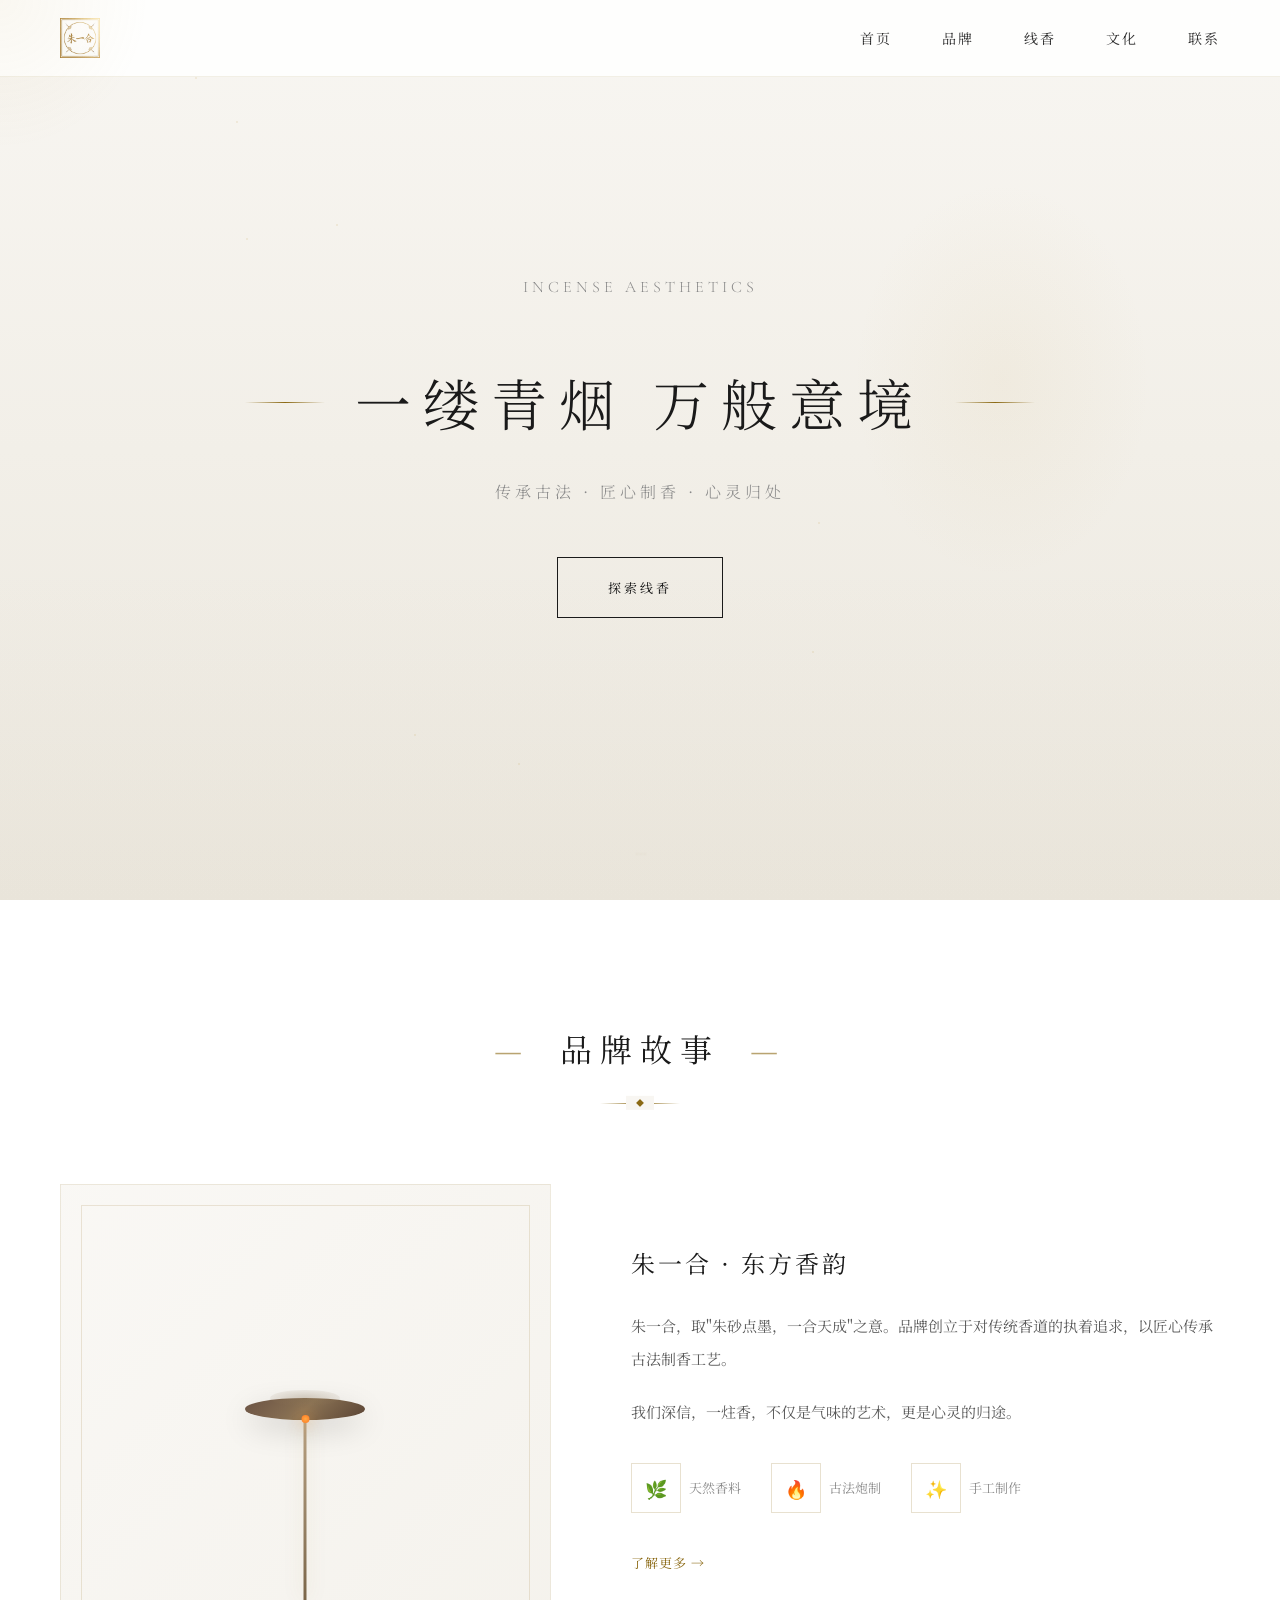
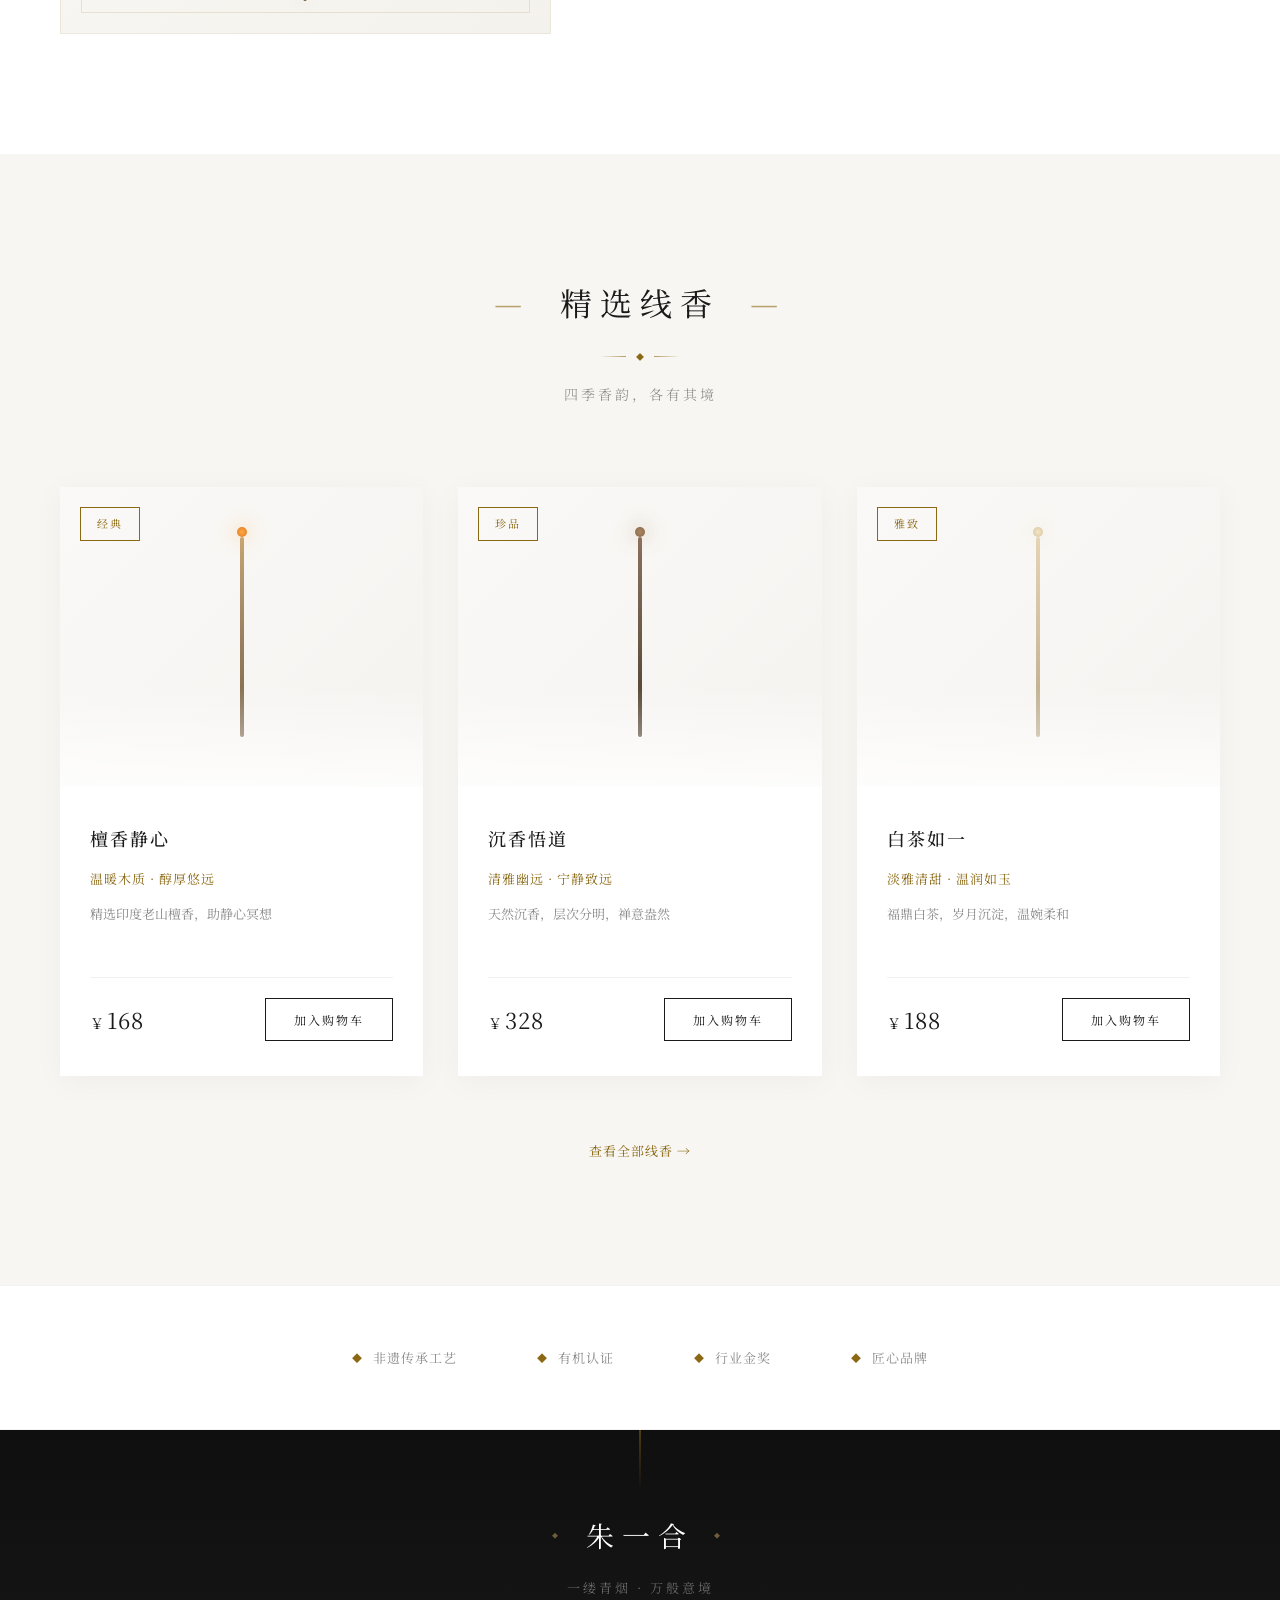
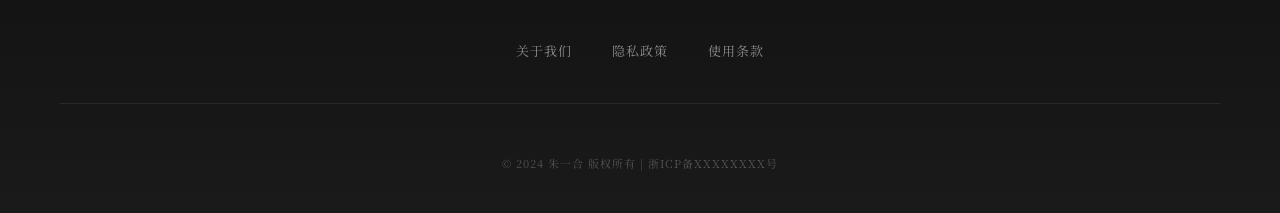
<file: index.html>
<!DOCTYPE html>
<html lang="zh-CN">
<head>
    <meta charset="UTF-8">
    <meta name="viewport" content="width=device-width, initial-scale=1.0">
    <title>朱一合 | 东方线香美学</title>
    <meta name="description" content="朱一合，东方线香美学。传承古法制香工艺，将自然馈赠化作缕缕清香。">
    <link rel="stylesheet" href="style.css">
    <link href="https://fonts.googleapis.com/css2?family=Noto+Serif+SC:wght@300;400;500;600&family=Cormorant+Garamond:wght@300;400;500&display=swap" rel="stylesheet">
</head>
<body>
    <!-- 加载动画 -->
    <div class="loading-overlay">
        <span class="loading-text">朱一合</span>
    </div>

    <!-- 导航栏 -->
    <nav class="navbar">
        <a href="index.html" class="logo">
            <img src="logo.png" alt="朱一合" class="logo-img">
        </a>
        <ul class="nav-links">
            <li><a href="index.html" class="active">首页</a></li>
            <li><a href="about.html">品牌</a></li>
            <li><a href="products.html">线香</a></li>
            <li><a href="culture.html">文化</a></li>
            <li><a href="contact.html">联系</a></li>
        </ul>
        <div class="hamburger">
            <span></span>
            <span></span>
            <span></span>
        </div>
    </nav>

    <!-- 首页英雄区 -->
    <section class="hero">
        <div class="hero-content">
            <p class="hero-subtitle fade-in">INCENSE AESTHETICS</p>
            <h1 class="fade-in delay-1">一缕青烟 万般意境</h1>
            <p class="fade-in delay-2">传承古法 · 匠心制香 · 心灵归处</p>
            <a href="products.html" class="cta-button fade-in delay-3">探索线香</a>
        </div>
        <div class="smoke-container">
            <div class="smoke"></div>
            <div class="smoke"></div>
            <div class="smoke"></div>
        </div>
    </section>

    <!-- 品牌简介 -->
    <section class="about-preview">
        <div class="container">
            <div class="section-header">
                <h2 class="title">品牌故事</h2>
                <div class="divider"></div>
            </div>
            <div class="about-preview-content">
                <div class="about-preview-image">
                    <div class="image-placeholder">
                        <div class="incense-holder"></div>
                        <div class="incense-stick"></div>
                    </div>
                </div>
                <div class="about-preview-text">
                    <h3>朱一合 · 东方香韵</h3>
                    <p>朱一合，取"朱砂点墨，一合天成"之意。品牌创立于对传统香道的执着追求，以匠心传承古法制香工艺。</p>
                    <p>我们深信，一炷香，不仅是气味的艺术，更是心灵的归途。</p>
                    <div class="preview-features">
                        <div class="preview-feature">
                            <span class="feature-icon">🌿</span>
                            <span>天然香料</span>
                        </div>
                        <div class="preview-feature">
                            <span class="feature-icon">🔥</span>
                            <span>古法炮制</span>
                        </div>
                        <div class="preview-feature">
                            <span class="feature-icon">✨</span>
                            <span>手工制作</span>
                        </div>
                    </div>
                    <a href="about.html" class="link-more">了解更多 →</a>
                </div>
            </div>
        </div>
    </section>

    <!-- 精选产品 -->
    <section class="featured-products">
        <div class="container">
            <div class="section-header">
                <h2 class="title">精选线香</h2>
                <div class="divider"></div>
                <p class="subtitle">四季香韵，各有其境</p>
            </div>
            <div class="featured-grid">
                <div class="product-card">
                    <div class="product-image">
                        <span class="tag">经典</span>
                        <div class="incense-visual sandalwood"></div>
                    </div>
                    <div class="product-info">
                        <h3>檀香静心</h3>
                        <p class="scent">温暖木质 · 醇厚悠远</p>
                        <p class="description">精选印度老山檀香，助静心冥想</p>
                        <div class="product-footer">
                            <span class="price">168</span>
                            <button class="add-to-cart">加入购物车</button>
                        </div>
                    </div>
                </div>

                <div class="product-card">
                    <div class="product-image">
                        <span class="tag">珍品</span>
                        <div class="incense-visual aloeswood"></div>
                    </div>
                    <div class="product-info">
                        <h3>沉香悟道</h3>
                        <p class="scent">清雅幽远 · 宁静致远</p>
                        <p class="description">天然沉香，层次分明，禅意盎然</p>
                        <div class="product-footer">
                            <span class="price">328</span>
                            <button class="add-to-cart">加入购物车</button>
                        </div>
                    </div>
                </div>

                <div class="product-card">
                    <div class="product-image">
                        <span class="tag">雅致</span>
                        <div class="incense-visual white-tea"></div>
                    </div>
                    <div class="product-info">
                        <h3>白茶如一</h3>
                        <p class="scent">淡雅清甜 · 温润如玉</p>
                        <p class="description">福鼎白茶，岁月沉淀，温婉柔和</p>
                        <div class="product-footer">
                            <span class="price">188</span>
                            <button class="add-to-cart">加入购物车</button>
                        </div>
                    </div>
                </div>
            </div>
            <div class="view-all">
                <a href="products.html" class="link-more">查看全部线香 →</a>
            </div>
        </div>
    </section>

    <!-- 品牌荣誉 -->
    <section class="honors-preview">
        <div class="container">
            <div class="honors-grid-mini">
                <div class="honor-mini">
                    <span class="honor-icon-mini">◆</span>
                    <span>非遗传承工艺</span>
                </div>
                <div class="honor-mini">
                    <span class="honor-icon-mini">◆</span>
                    <span>有机认证</span>
                </div>
                <div class="honor-mini">
                    <span class="honor-icon-mini">◆</span>
                    <span>行业金奖</span>
                </div>
                <div class="honor-mini">
                    <span class="honor-icon-mini">◆</span>
                    <span>匠心品牌</span>
                </div>
            </div>
        </div>
    </section>

    <!-- 页脚 -->
    <footer class="footer">
        <div class="container">
            <div class="footer-content">
                <div class="footer-logo">朱一合</div>
                <p class="footer-slogan">一缕青烟 · 万般意境</p>
                <div class="footer-links">
                    <a href="about.html">关于我们</a>
                    <a href="#">隐私政策</a>
                    <a href="#">使用条款</a>
                </div>
                <p class="copyright">© 2024 朱一合 版权所有 | 浙ICP备XXXXXXXX号</p>
            </div>
        </div>
    </footer>

    <script src="script.js"></script>
</body>
</html>
</file>
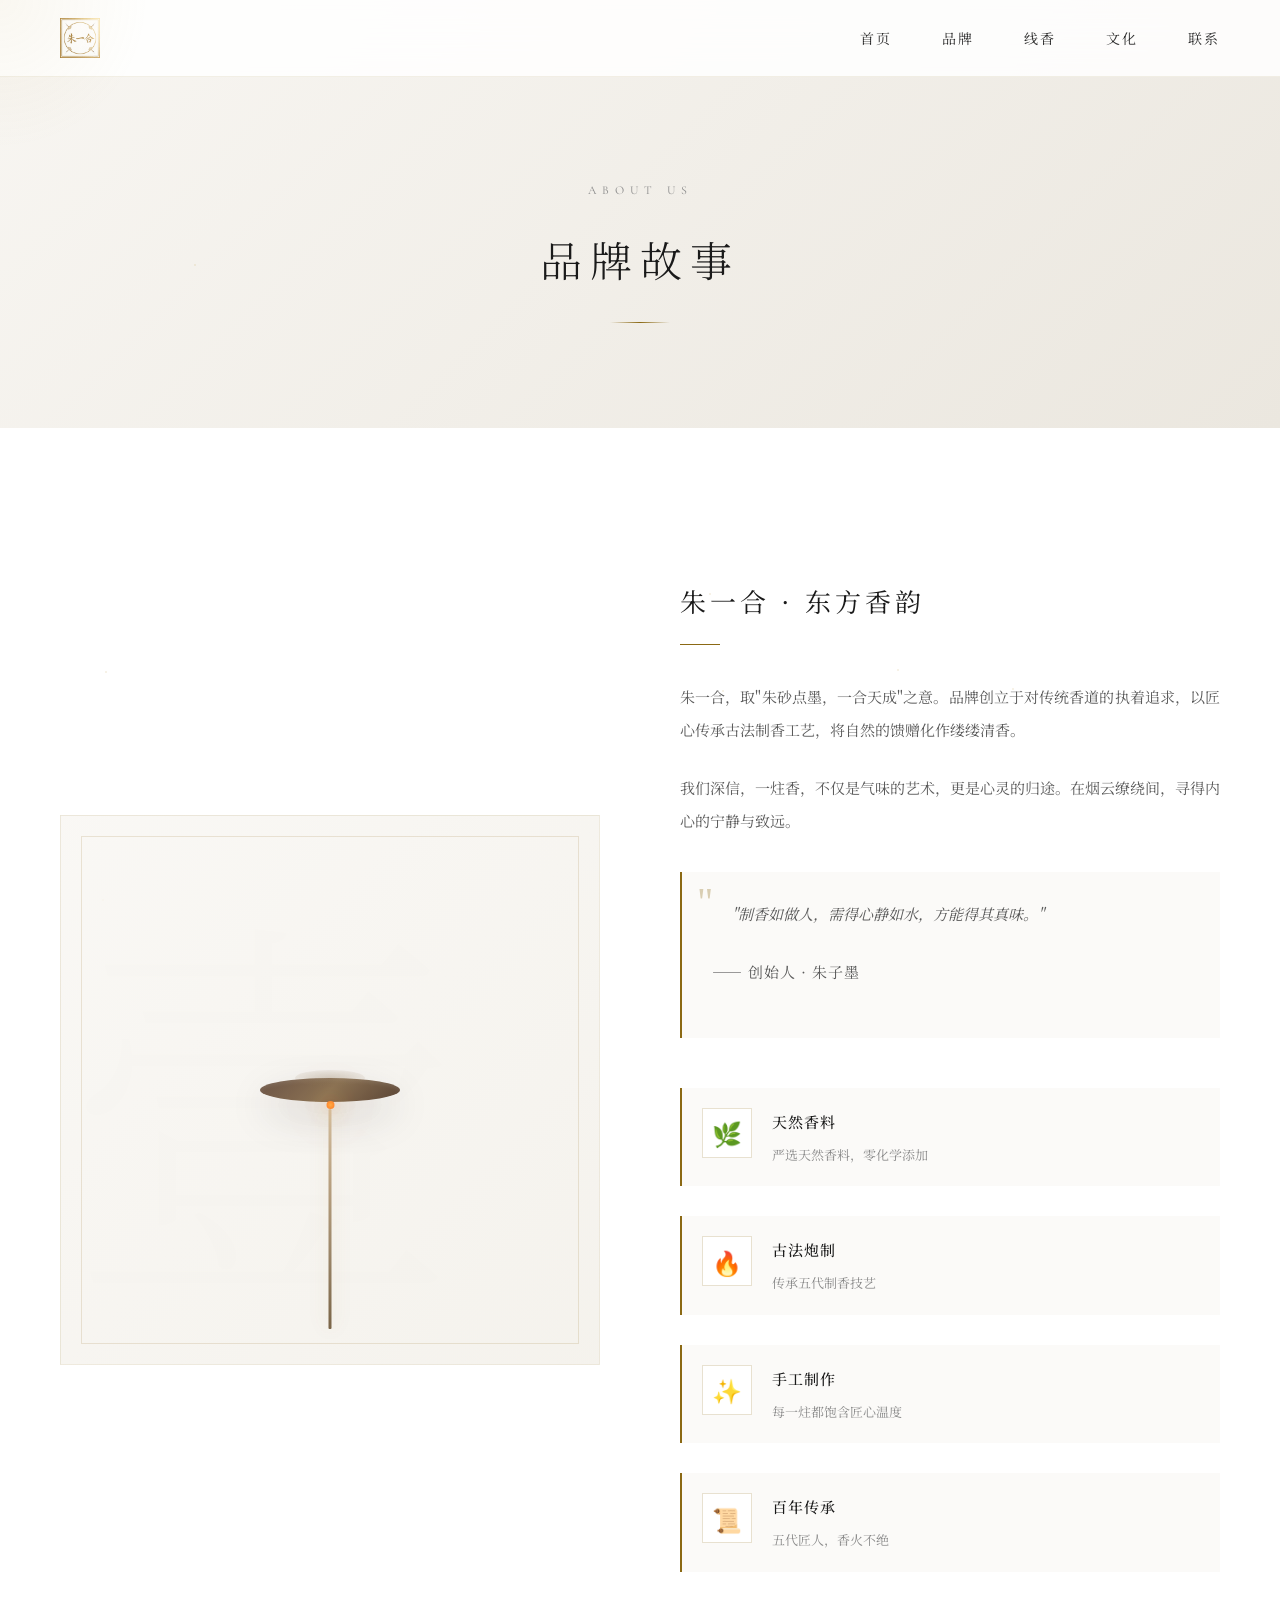
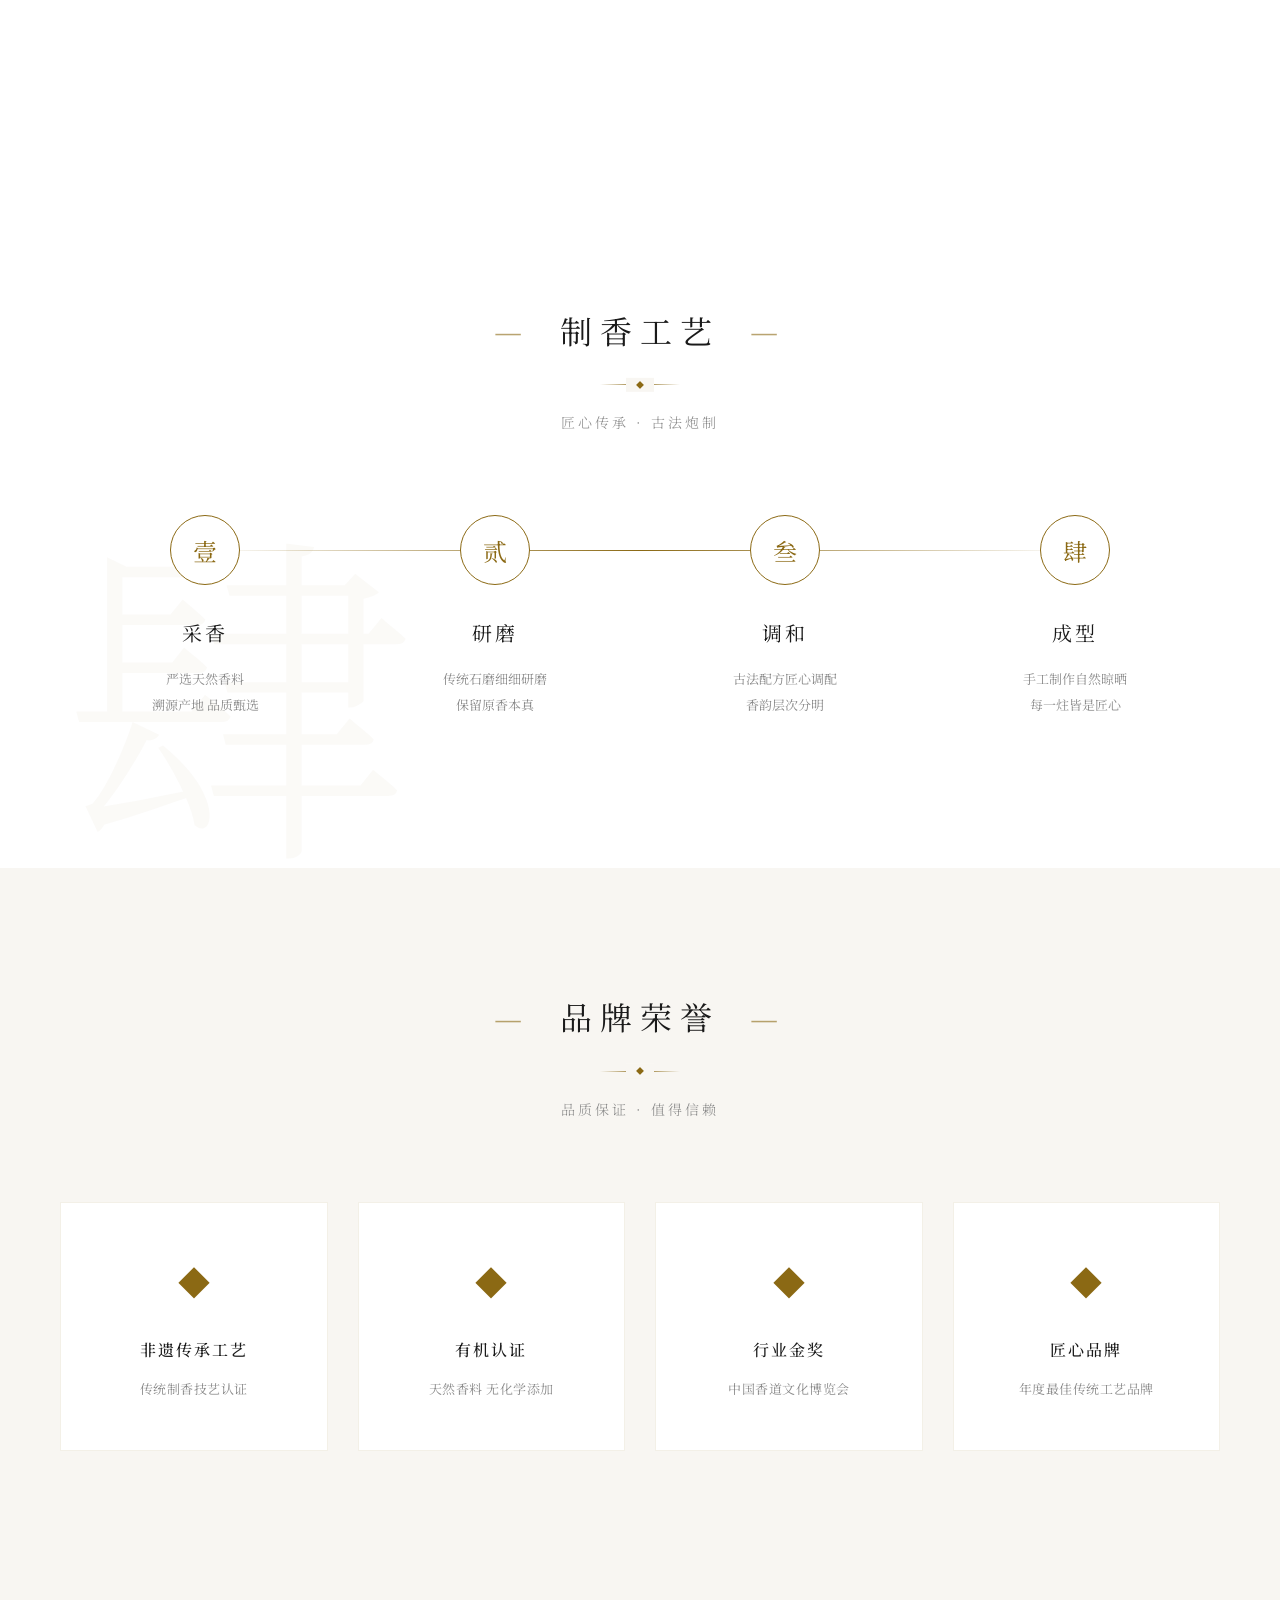
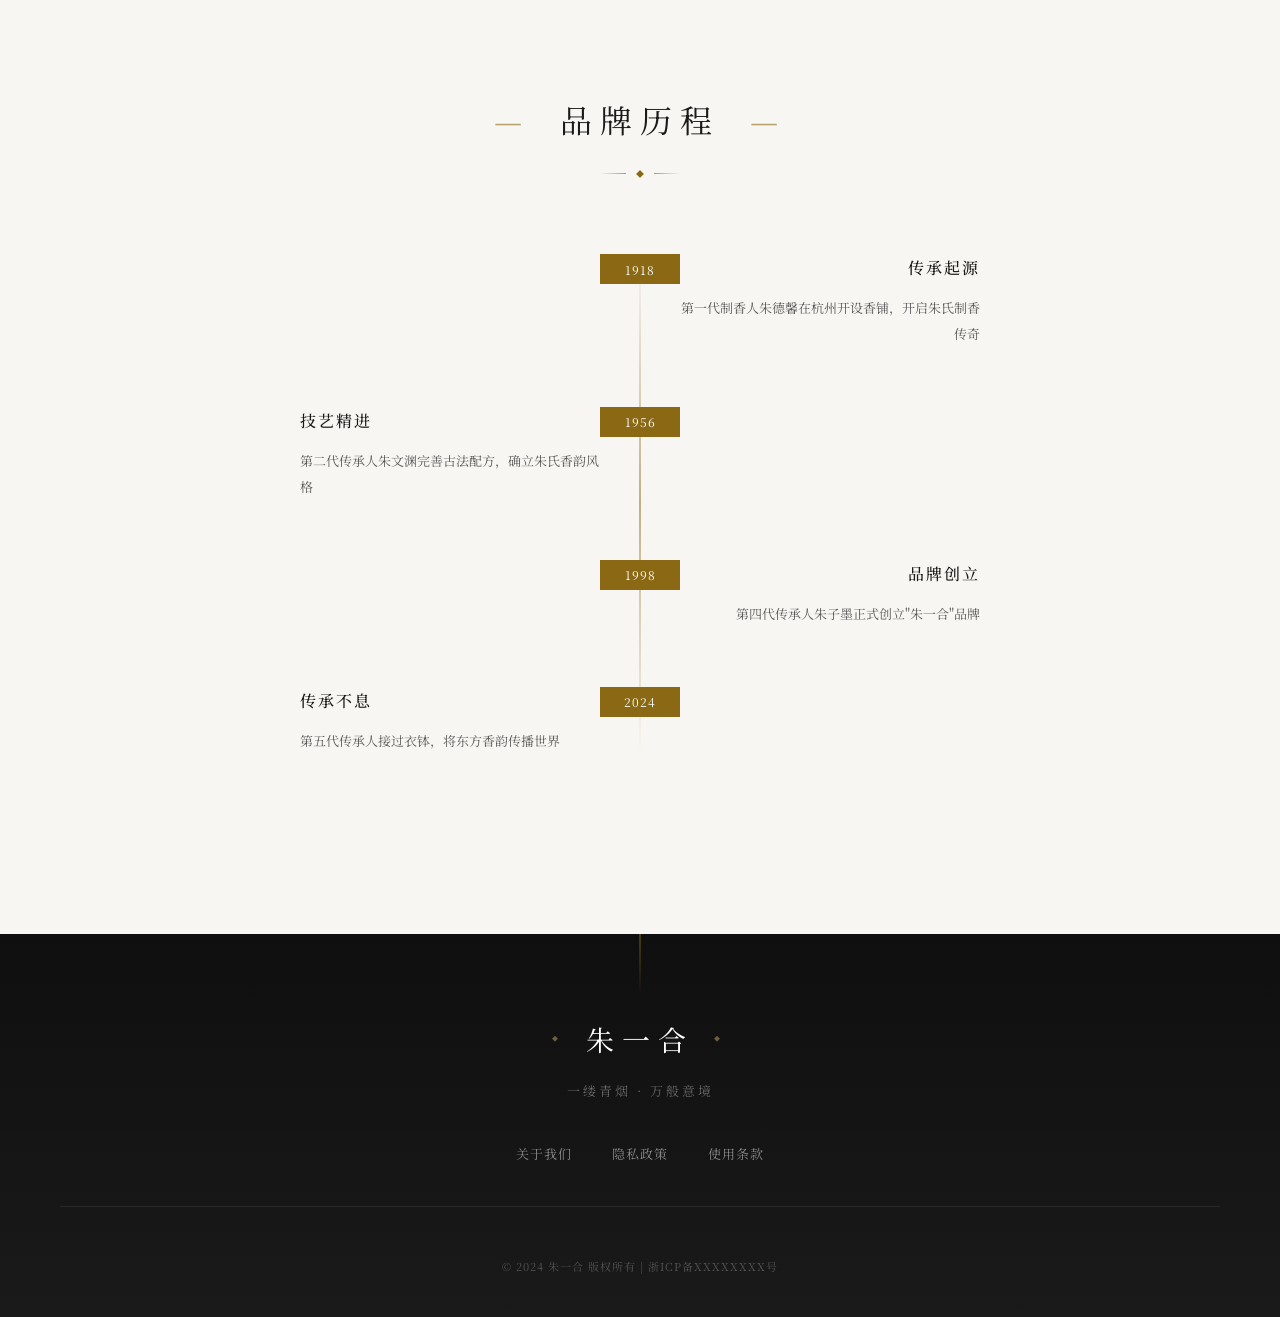
<file: about.html>
<!DOCTYPE html>
<html lang="zh-CN">
<head>
    <meta charset="UTF-8">
    <meta name="viewport" content="width=device-width, initial-scale=1.0">
    <title>品牌故事 | 朱一合</title>
    <meta name="description" content="朱一合品牌故事，传承五代制香技艺，匠心打造东方线香美学。">
    <link rel="stylesheet" href="style.css">
    <link href="https://fonts.googleapis.com/css2?family=Noto+Serif+SC:wght@300;400;500;600&family=Cormorant+Garamond:wght@300;400;500&display=swap" rel="stylesheet">
</head>
<body>
    <!-- 加载动画 -->
    <div class="loading-overlay">
        <span class="loading-text">朱一合</span>
    </div>

    <!-- 导航栏 -->
    <nav class="navbar">
        <a href="index.html" class="logo">
            <img src="logo.png" alt="朱一合" class="logo-img">
        </a>
        <ul class="nav-links">
            <li><a href="index.html">首页</a></li>
            <li><a href="about.html" class="active">品牌</a></li>
            <li><a href="products.html">线香</a></li>
            <li><a href="culture.html">文化</a></li>
            <li><a href="contact.html">联系</a></li>
        </ul>
        <div class="hamburger">
            <span></span>
            <span></span>
            <span></span>
        </div>
    </nav>

    <!-- 页面头部 -->
    <section class="page-header">
        <div class="container">
            <p class="page-subtitle">ABOUT US</p>
            <h1 class="page-title">品牌故事</h1>
            <div class="page-divider"></div>
        </div>
    </section>

    <!-- 品牌故事 -->
    <section class="about-section">
        <div class="container">
            <div class="about-content">
                <div class="about-image">
                    <div class="image-placeholder">
                        <div class="incense-holder"></div>
                        <div class="incense-stick"></div>
                    </div>
                </div>
                <div class="about-text">
                    <h3>朱一合 · 东方香韵</h3>
                    <p>朱一合，取"朱砂点墨，一合天成"之意。品牌创立于对传统香道的执着追求，以匠心传承古法制香工艺，将自然的馈赠化作缕缕清香。</p>
                    <p>我们深信，一炷香，不仅是气味的艺术，更是心灵的归途。在烟云缭绕间，寻得内心的宁静与致远。</p>

                    <!-- 创始人寄语 -->
                    <div class="founder-quote">
                        <p class="quote-text">"制香如做人，需得心静如水，方能得其真味。"</p>
                        <p class="quote-author">—— 创始人 · 朱子墨</p>
                    </div>

                    <div class="features">
                        <div class="feature">
                            <span class="feature-icon">🌿</span>
                            <div>
                                <h4>天然香料</h4>
                                <p>严选天然香料，零化学添加</p>
                            </div>
                        </div>
                        <div class="feature">
                            <span class="feature-icon">🔥</span>
                            <div>
                                <h4>古法炮制</h4>
                                <p>传承五代制香技艺</p>
                            </div>
                        </div>
                        <div class="feature">
                            <span class="feature-icon">✨</span>
                            <div>
                                <h4>手工制作</h4>
                                <p>每一炷都饱含匠心温度</p>
                            </div>
                        </div>
                        <div class="feature">
                            <span class="feature-icon">📜</span>
                            <div>
                                <h4>百年传承</h4>
                                <p>五代匠人，香火不绝</p>
                            </div>
                        </div>
                    </div>
                </div>
            </div>
        </div>
    </section>

    <!-- 制香工艺 -->
    <section class="craft-section">
        <div class="container">
            <div class="section-header">
                <h2 class="title">制香工艺</h2>
                <div class="divider"></div>
                <p class="subtitle">匠心传承 · 古法炮制</p>
            </div>
            <div class="craft-timeline">
                <div class="craft-step">
                    <div class="step-number">壹</div>
                    <div class="step-content">
                        <h3>采香</h3>
                        <p>严选天然香料<br>溯源产地 品质甄选</p>
                    </div>
                </div>
                <div class="craft-step">
                    <div class="step-number">贰</div>
                    <div class="step-content">
                        <h3>研磨</h3>
                        <p>传统石磨细细研磨<br>保留原香本真</p>
                    </div>
                </div>
                <div class="craft-step">
                    <div class="step-number">叁</div>
                    <div class="step-content">
                        <h3>调和</h3>
                        <p>古法配方匠心调配<br>香韵层次分明</p>
                    </div>
                </div>
                <div class="craft-step">
                    <div class="step-number">肆</div>
                    <div class="step-content">
                        <h3>成型</h3>
                        <p>手工制作自然晾晒<br>每一炷皆是匠心</p>
                    </div>
                </div>
            </div>
        </div>
    </section>

    <!-- 品牌荣誉 -->
    <section class="honors-section">
        <div class="container">
            <div class="section-header">
                <h2 class="title">品牌荣誉</h2>
                <div class="divider"></div>
                <p class="subtitle">品质保证 · 值得信赖</p>
            </div>
            <div class="honors-grid">
                <div class="honor-item">
                    <div class="honor-icon">◆</div>
                    <h3>非遗传承工艺</h3>
                    <p>传统制香技艺认证</p>
                </div>
                <div class="honor-item">
                    <div class="honor-icon">◆</div>
                    <h3>有机认证</h3>
                    <p>天然香料 无化学添加</p>
                </div>
                <div class="honor-item">
                    <div class="honor-icon">◆</div>
                    <h3>行业金奖</h3>
                    <p>中国香道文化博览会</p>
                </div>
                <div class="honor-item">
                    <div class="honor-icon">◆</div>
                    <h3>匠心品牌</h3>
                    <p>年度最佳传统工艺品牌</p>
                </div>
            </div>
        </div>
    </section>

    <!-- 品牌历程 -->
    <section class="timeline-section">
        <div class="container">
            <div class="section-header">
                <h2 class="title">品牌历程</h2>
                <div class="divider"></div>
            </div>
            <div class="brand-timeline">
                <div class="timeline-item">
                    <div class="timeline-year">1918</div>
                    <div class="timeline-content">
                        <h3>传承起源</h3>
                        <p>第一代制香人朱德馨在杭州开设香铺，开启朱氏制香传奇</p>
                    </div>
                </div>
                <div class="timeline-item">
                    <div class="timeline-year">1956</div>
                    <div class="timeline-content">
                        <h3>技艺精进</h3>
                        <p>第二代传承人朱文渊完善古法配方，确立朱氏香韵风格</p>
                    </div>
                </div>
                <div class="timeline-item">
                    <div class="timeline-year">1998</div>
                    <div class="timeline-content">
                        <h3>品牌创立</h3>
                        <p>第四代传承人朱子墨正式创立"朱一合"品牌</p>
                    </div>
                </div>
                <div class="timeline-item">
                    <div class="timeline-year">2024</div>
                    <div class="timeline-content">
                        <h3>传承不息</h3>
                        <p>第五代传承人接过衣钵，将东方香韵传播世界</p>
                    </div>
                </div>
            </div>
        </div>
    </section>

    <!-- 页脚 -->
    <footer class="footer">
        <div class="container">
            <div class="footer-content">
                <div class="footer-logo">朱一合</div>
                <p class="footer-slogan">一缕青烟 · 万般意境</p>
                <div class="footer-links">
                    <a href="about.html">关于我们</a>
                    <a href="#">隐私政策</a>
                    <a href="#">使用条款</a>
                </div>
                <p class="copyright">© 2024 朱一合 版权所有 | 浙ICP备XXXXXXXX号</p>
            </div>
        </div>
    </footer>

    <script src="script.js"></script>
</body>
</html>
</file>
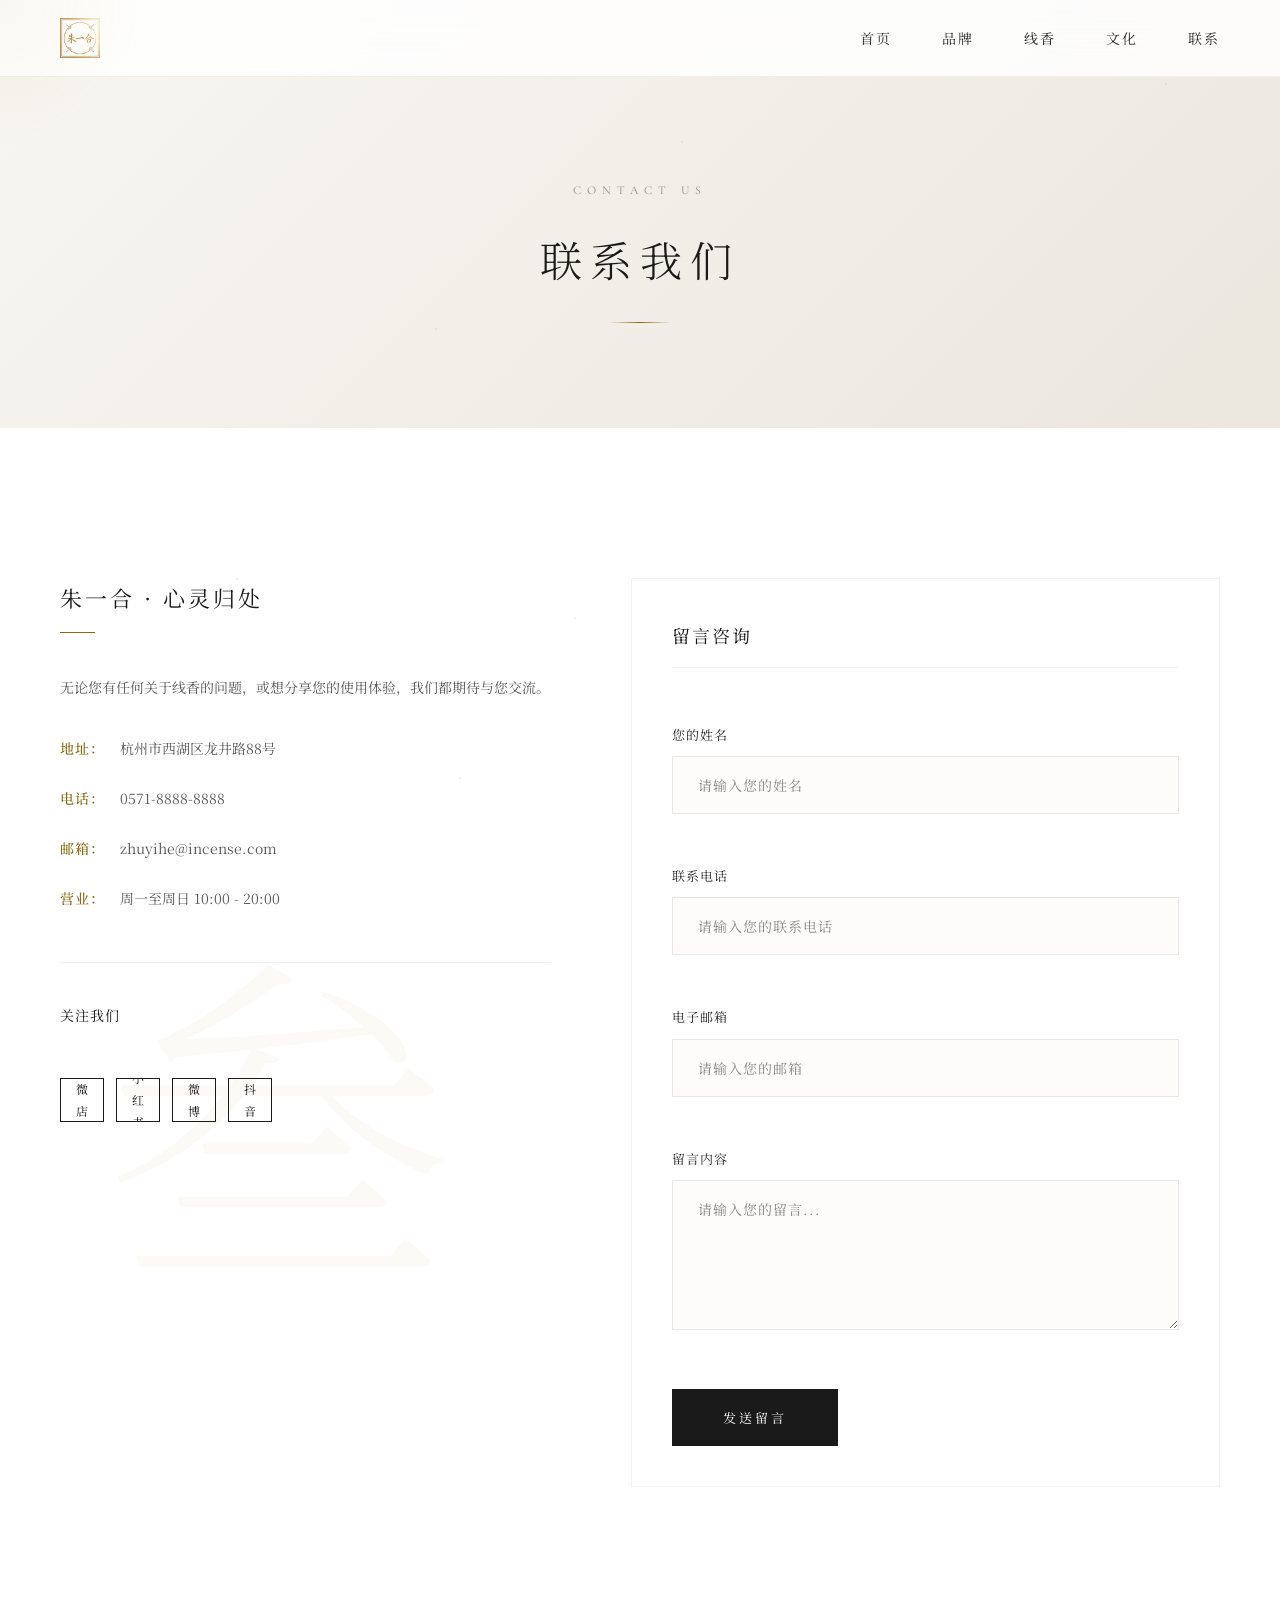
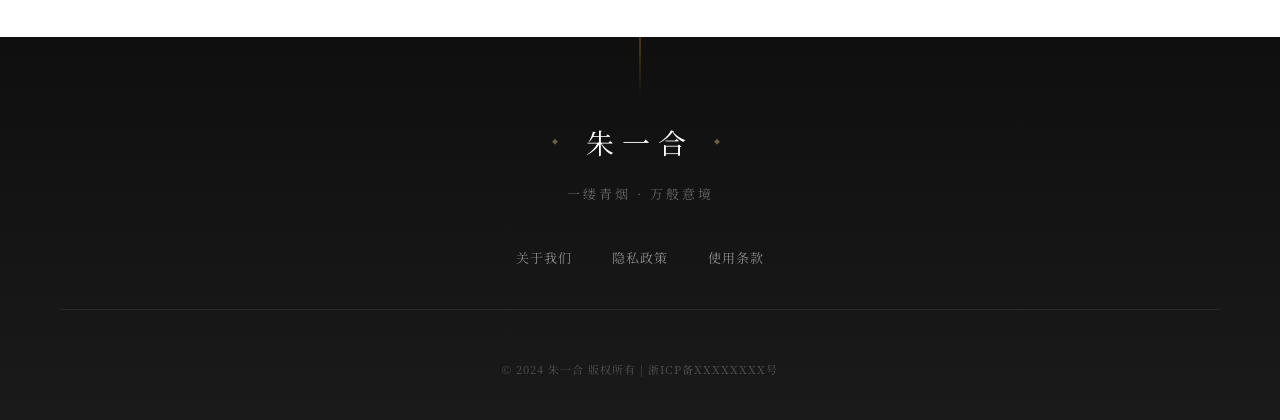
<file: contact.html>
<!DOCTYPE html>
<html lang="zh-CN">
<head>
    <meta charset="UTF-8">
    <meta name="viewport" content="width=device-width, initial-scale=1.0">
    <title>联系我们 | 朱一合</title>
    <meta name="description" content="联系朱一合，了解更多关于线香的信息，或与我们分享您的使用体验。">
    <link rel="stylesheet" href="style.css">
    <link href="https://fonts.googleapis.com/css2?family=Noto+Serif+SC:wght@300;400;500;600&family=Cormorant+Garamond:wght@300;400;500&display=swap" rel="stylesheet">
</head>
<body>
    <!-- 加载动画 -->
    <div class="loading-overlay">
        <span class="loading-text">朱一合</span>
    </div>

    <!-- 导航栏 -->
    <nav class="navbar">
        <a href="index.html" class="logo">
            <img src="logo.png" alt="朱一合" class="logo-img">
        </a>
        <ul class="nav-links">
            <li><a href="index.html">首页</a></li>
            <li><a href="about.html">品牌</a></li>
            <li><a href="products.html">线香</a></li>
            <li><a href="culture.html">文化</a></li>
            <li><a href="contact.html" class="active">联系</a></li>
        </ul>
        <div class="hamburger">
            <span></span>
            <span></span>
            <span></span>
        </div>
    </nav>

    <!-- 页面头部 -->
    <section class="page-header">
        <div class="container">
            <p class="page-subtitle">CONTACT US</p>
            <h1 class="page-title">联系我们</h1>
            <div class="page-divider"></div>
        </div>
    </section>

    <!-- 联系我们 -->
    <section class="contact-section">
        <div class="container">
            <div class="contact-content">
                <div class="contact-info">
                    <h3>朱一合 · 心灵归处</h3>
                    <p class="contact-intro">无论您有任何关于线香的问题，或想分享您的使用体验，我们都期待与您交流。</p>

                    <div class="info-item">
                        <span class="label">地址：</span>
                        <span>杭州市西湖区龙井路88号</span>
                    </div>
                    <div class="info-item">
                        <span class="label">电话：</span>
                        <span>0571-8888-8888</span>
                    </div>
                    <div class="info-item">
                        <span class="label">邮箱：</span>
                        <span>zhuyihe@incense.com</span>
                    </div>
                    <div class="info-item">
                        <span class="label">营业：</span>
                        <span>周一至周日 10:00 - 20:00</span>
                    </div>

                    <div class="social-section">
                        <h4>关注我们</h4>
                        <div class="social-links">
                            <a href="#" class="social-icon">微店</a>
                            <a href="#" class="social-icon">小红书</a>
                            <a href="#" class="social-icon">微博</a>
                            <a href="#" class="social-icon">抖音</a>
                        </div>
                    </div>
                </div>

                <form class="contact-form">
                    <h3 class="form-title">留言咨询</h3>
                    <div class="form-group">
                        <label>您的姓名</label>
                        <input type="text" placeholder="请输入您的姓名" required>
                    </div>
                    <div class="form-group">
                        <label>联系电话</label>
                        <input type="tel" placeholder="请输入您的联系电话">
                    </div>
                    <div class="form-group">
                        <label>电子邮箱</label>
                        <input type="email" placeholder="请输入您的邮箱" required>
                    </div>
                    <div class="form-group">
                        <label>留言内容</label>
                        <textarea placeholder="请输入您的留言..." rows="5" required></textarea>
                    </div>
                    <button type="submit" class="submit-btn">发送留言</button>
                </form>
            </div>
        </div>
    </section>

    <!-- 页脚 -->
    <footer class="footer">
        <div class="container">
            <div class="footer-content">
                <div class="footer-logo">朱一合</div>
                <p class="footer-slogan">一缕青烟 · 万般意境</p>
                <div class="footer-links">
                    <a href="about.html">关于我们</a>
                    <a href="#">隐私政策</a>
                    <a href="#">使用条款</a>
                </div>
                <p class="copyright">© 2024 朱一合 版权所有 | 浙ICP备XXXXXXXX号</p>
            </div>
        </div>
    </footer>

    <script src="script.js"></script>
</body>
</html>
</file>
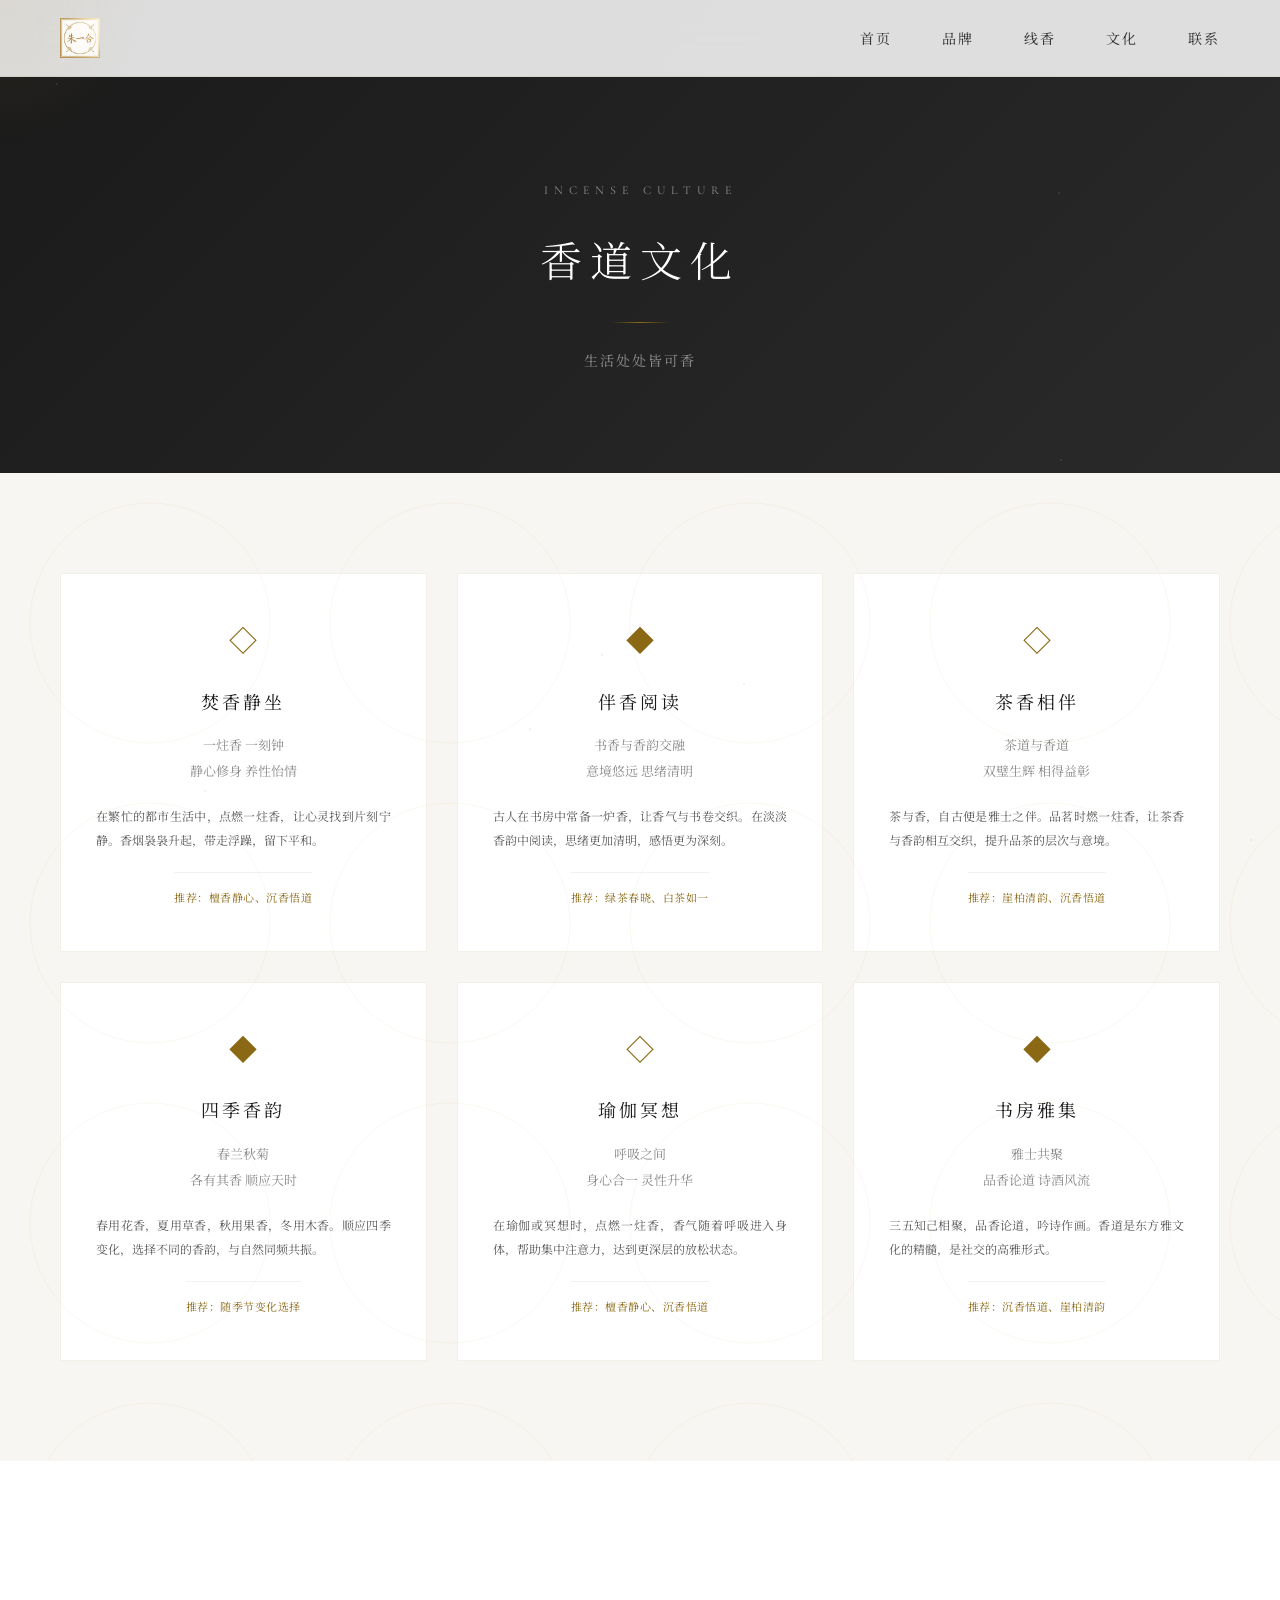
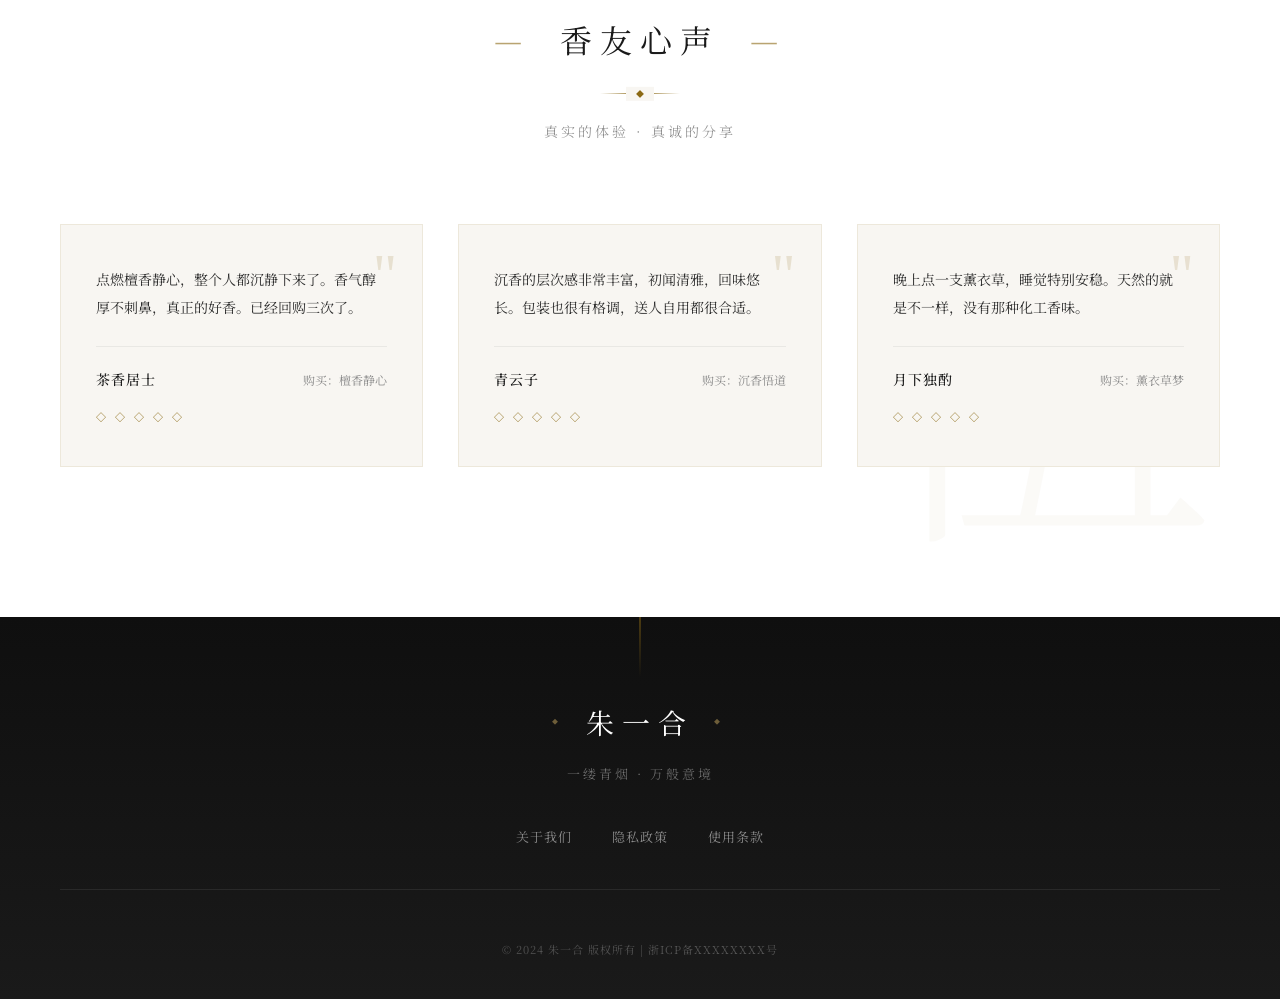
<file: culture.html>
<!DOCTYPE html>
<html lang="zh-CN">
<head>
    <meta charset="UTF-8">
    <meta name="viewport" content="width=device-width, initial-scale=1.0">
    <title>香道文化 | 朱一合</title>
    <meta name="description" content="朱一合香道文化，探索焚香静坐、伴香阅读、茶香相伴等生活美学。">
    <link rel="stylesheet" href="style.css">
    <link href="https://fonts.googleapis.com/css2?family=Noto+Serif+SC:wght@300;400;500;600&family=Cormorant+Garamond:wght@300;400;500&display=swap" rel="stylesheet">
</head>
<body>
    <!-- 加载动画 -->
    <div class="loading-overlay">
        <span class="loading-text">朱一合</span>
    </div>

    <!-- 导航栏 -->
    <nav class="navbar">
        <a href="index.html" class="logo">
            <img src="logo.png" alt="朱一合" class="logo-img">
        </a>
        <ul class="nav-links">
            <li><a href="index.html">首页</a></li>
            <li><a href="about.html">品牌</a></li>
            <li><a href="products.html">线香</a></li>
            <li><a href="culture.html" class="active">文化</a></li>
            <li><a href="contact.html">联系</a></li>
        </ul>
        <div class="hamburger">
            <span></span>
            <span></span>
            <span></span>
        </div>
    </nav>

    <!-- 页面头部 -->
    <section class="page-header page-header-dark">
        <div class="container">
            <p class="page-subtitle">INCENSE CULTURE</p>
            <h1 class="page-title">香道文化</h1>
            <div class="page-divider"></div>
            <p class="page-desc">生活处处皆可香</p>
        </div>
    </section>

    <!-- 香道场景 -->
    <section class="culture-section culture-page">
        <div class="container">
            <div class="culture-grid">
                <div class="culture-card">
                    <div class="culture-card-icon">◇</div>
                    <h3>焚香静坐</h3>
                    <p class="culture-card-desc">一炷香 一刻钟<br>静心修身 养性怡情</p>
                    <p class="culture-card-detail">在繁忙的都市生活中，点燃一炷香，让心灵找到片刻宁静。香烟袅袅升起，带走浮躁，留下平和。</p>
                    <span class="culture-recommend">推荐：檀香静心、沉香悟道</span>
                </div>

                <div class="culture-card">
                    <div class="culture-card-icon">◆</div>
                    <h3>伴香阅读</h3>
                    <p class="culture-card-desc">书香与香韵交融<br>意境悠远 思绪清明</p>
                    <p class="culture-card-detail">古人在书房中常备一炉香，让香气与书卷交织。在淡淡香韵中阅读，思绪更加清明，感悟更为深刻。</p>
                    <span class="culture-recommend">推荐：绿茶春晓、白茶如一</span>
                </div>

                <div class="culture-card">
                    <div class="culture-card-icon">◇</div>
                    <h3>茶香相伴</h3>
                    <p class="culture-card-desc">茶道与香道<br>双璧生辉 相得益彰</p>
                    <p class="culture-card-detail">茶与香，自古便是雅士之伴。品茗时燃一炷香，让茶香与香韵相互交织，提升品茶的层次与意境。</p>
                    <span class="culture-recommend">推荐：崖柏清韵、沉香悟道</span>
                </div>

                <div class="culture-card">
                    <div class="culture-card-icon">◆</div>
                    <h3>四季香韵</h3>
                    <p class="culture-card-desc">春兰秋菊<br>各有其香 顺应天时</p>
                    <p class="culture-card-detail">春用花香，夏用草香，秋用果香，冬用木香。顺应四季变化，选择不同的香韵，与自然同频共振。</p>
                    <span class="culture-recommend">推荐：随季节变化选择</span>
                </div>

                <div class="culture-card">
                    <div class="culture-card-icon">◇</div>
                    <h3>瑜伽冥想</h3>
                    <p class="culture-card-desc">呼吸之间<br>身心合一 灵性升华</p>
                    <p class="culture-card-detail">在瑜伽或冥想时，点燃一炷香，香气随着呼吸进入身体，帮助集中注意力，达到更深层的放松状态。</p>
                    <span class="culture-recommend">推荐：檀香静心、沉香悟道</span>
                </div>

                <div class="culture-card">
                    <div class="culture-card-icon">◆</div>
                    <h3>书房雅集</h3>
                    <p class="culture-card-desc">雅士共聚<br>品香论道 诗酒风流</p>
                    <p class="culture-card-detail">三五知己相聚，品香论道，吟诗作画。香道是东方雅文化的精髓，是社交的高雅形式。</p>
                    <span class="culture-recommend">推荐：沉香悟道、崖柏清韵</span>
                </div>
            </div>
        </div>
    </section>

    <!-- 用户评价 -->
    <section class="testimonials-section">
        <div class="container">
            <div class="section-header">
                <h2 class="title">香友心声</h2>
                <div class="divider"></div>
                <p class="subtitle">真实的体验 · 真诚的分享</p>
            </div>
            <div class="testimonials-grid">
                <div class="testimonial-card">
                    <div class="quote-mark">"</div>
                    <p class="testimonial-text">点燃檀香静心，整个人都沉静下来了。香气醇厚不刺鼻，真正的好香。已经回购三次了。</p>
                    <div class="testimonial-author">
                        <span class="author-name">茶香居士</span>
                        <span class="author-product">购买：檀香静心</span>
                    </div>
                    <div class="stars">◇ ◇ ◇ ◇ ◇</div>
                </div>
                <div class="testimonial-card">
                    <div class="quote-mark">"</div>
                    <p class="testimonial-text">沉香的层次感非常丰富，初闻清雅，回味悠长。包装也很有格调，送人自用都很合适。</p>
                    <div class="testimonial-author">
                        <span class="author-name">青云子</span>
                        <span class="author-product">购买：沉香悟道</span>
                    </div>
                    <div class="stars">◇ ◇ ◇ ◇ ◇</div>
                </div>
                <div class="testimonial-card">
                    <div class="quote-mark">"</div>
                    <p class="testimonial-text">晚上点一支薰衣草，睡觉特别安稳。天然的就是不一样，没有那种化工香味。</p>
                    <div class="testimonial-author">
                        <span class="author-name">月下独酌</span>
                        <span class="author-product">购买：薰衣草梦</span>
                    </div>
                    <div class="stars">◇ ◇ ◇ ◇ ◇</div>
                </div>
            </div>
        </div>
    </section>

    <!-- 页脚 -->
    <footer class="footer">
        <div class="container">
            <div class="footer-content">
                <div class="footer-logo">朱一合</div>
                <p class="footer-slogan">一缕青烟 · 万般意境</p>
                <div class="footer-links">
                    <a href="about.html">关于我们</a>
                    <a href="#">隐私政策</a>
                    <a href="#">使用条款</a>
                </div>
                <p class="copyright">© 2024 朱一合 版权所有 | 浙ICP备XXXXXXXX号</p>
            </div>
        </div>
    </footer>

    <script src="script.js"></script>
</body>
</html>
</file>
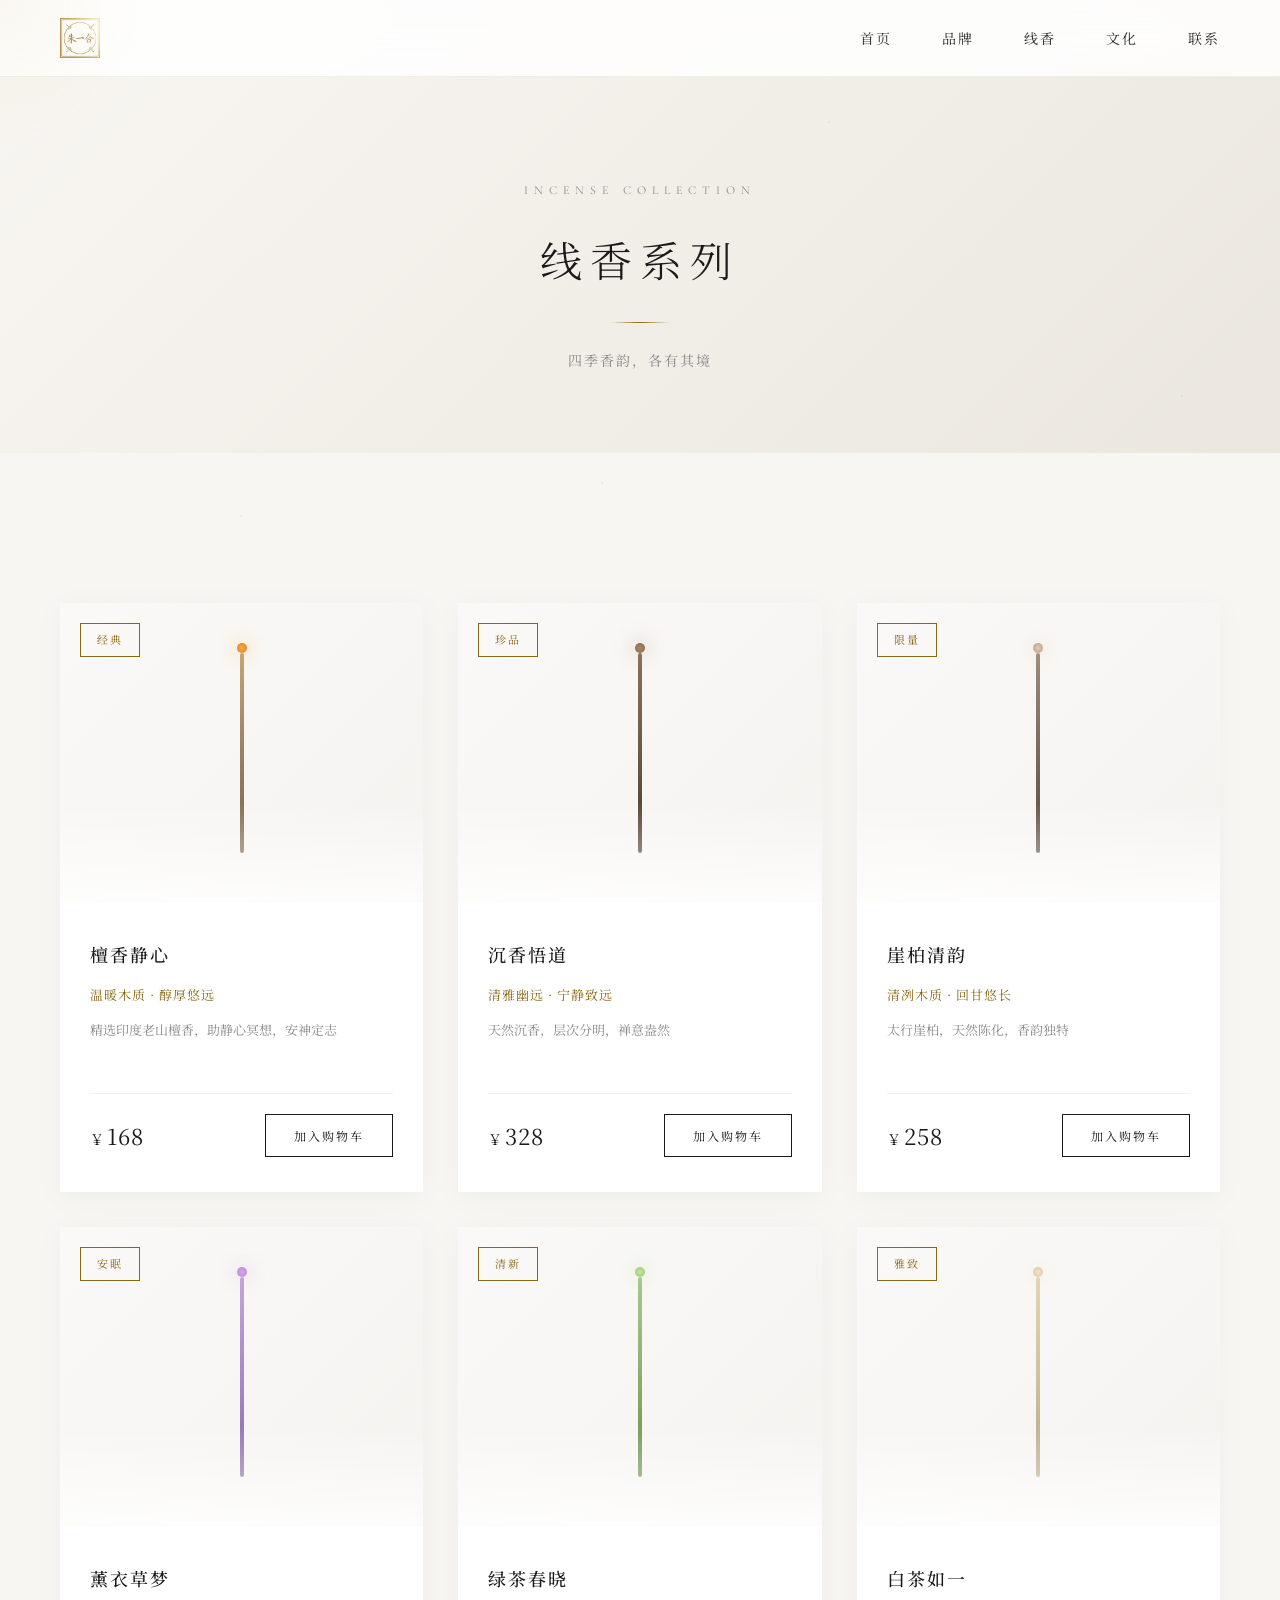
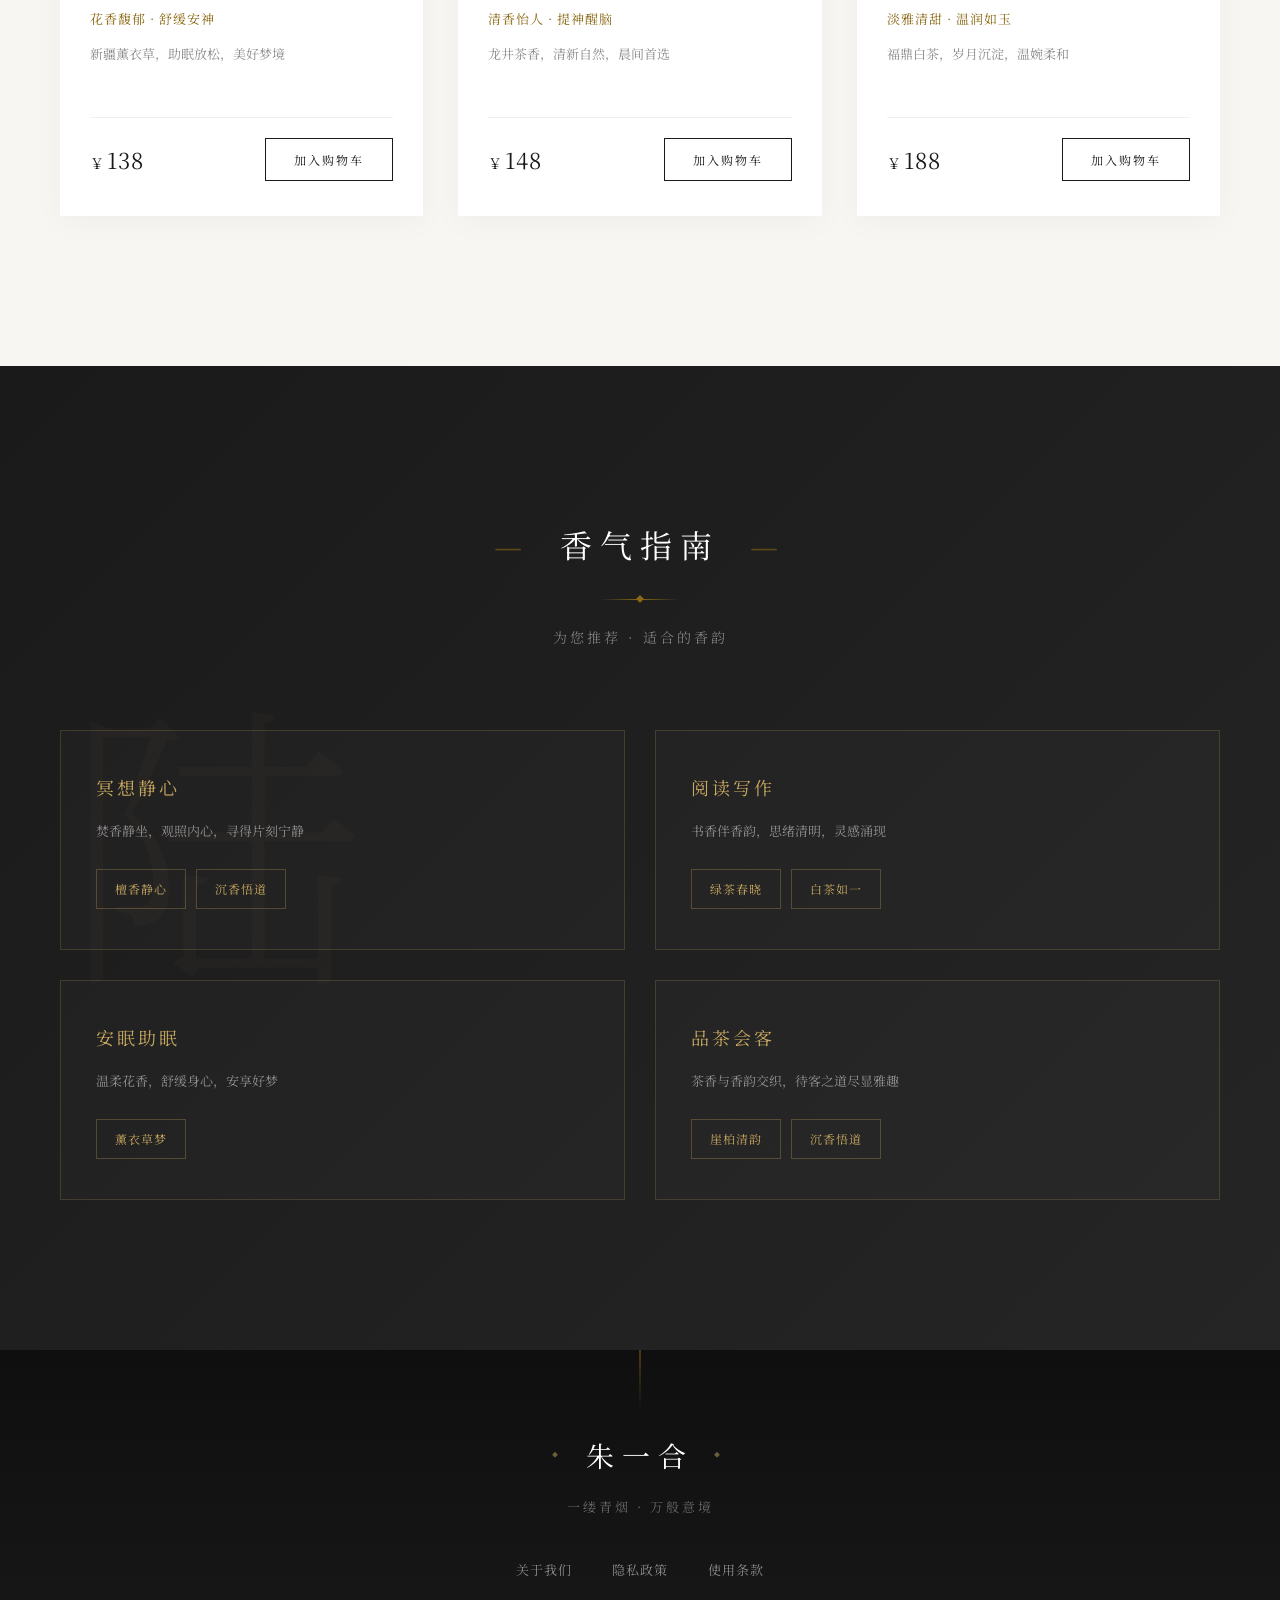
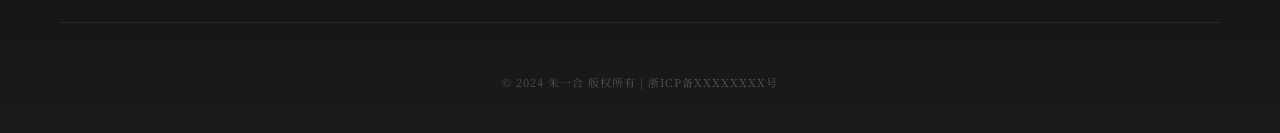
<file: products.html>
<!DOCTYPE html>
<html lang="zh-CN">
<head>
    <meta charset="UTF-8">
    <meta name="viewport" content="width=device-width, initial-scale=1.0">
    <title>线香系列 | 朱一合</title>
    <meta name="description" content="朱一合线香系列，精选檀香、沉香、崖柏、薰衣草等天然香料，古法炮制，匠心制作。">
    <link rel="stylesheet" href="style.css">
    <link href="https://fonts.googleapis.com/css2?family=Noto+Serif+SC:wght@300;400;500;600&family=Cormorant+Garamond:wght@300;400;500&display=swap" rel="stylesheet">
</head>
<body>
    <!-- 加载动画 -->
    <div class="loading-overlay">
        <span class="loading-text">朱一合</span>
    </div>

    <!-- 导航栏 -->
    <nav class="navbar">
        <a href="index.html" class="logo">
            <img src="logo.png" alt="朱一合" class="logo-img">
        </a>
        <ul class="nav-links">
            <li><a href="index.html">首页</a></li>
            <li><a href="about.html">品牌</a></li>
            <li><a href="products.html" class="active">线香</a></li>
            <li><a href="culture.html">文化</a></li>
            <li><a href="contact.html">联系</a></li>
        </ul>
        <div class="hamburger">
            <span></span>
            <span></span>
            <span></span>
        </div>
    </nav>

    <!-- 页面头部 -->
    <section class="page-header">
        <div class="container">
            <p class="page-subtitle">INCENSE COLLECTION</p>
            <h1 class="page-title">线香系列</h1>
            <div class="page-divider"></div>
            <p class="page-desc">四季香韵，各有其境</p>
        </div>
    </section>

    <!-- 产品展示 -->
    <section class="products-section">
        <div class="container">
            <div class="products-grid">
                <!-- 产品1 -->
                <div class="product-card">
                    <div class="product-image">
                        <span class="tag">经典</span>
                        <div class="incense-visual sandalwood"></div>
                    </div>
                    <div class="product-info">
                        <h3>檀香静心</h3>
                        <p class="scent">温暖木质 · 醇厚悠远</p>
                        <p class="description">精选印度老山檀香，助静心冥想，安神定志</p>
                        <div class="product-footer">
                            <span class="price">168</span>
                            <button class="add-to-cart">加入购物车</button>
                        </div>
                    </div>
                </div>

                <!-- 产品2 -->
                <div class="product-card">
                    <div class="product-image">
                        <span class="tag">珍品</span>
                        <div class="incense-visual aloeswood"></div>
                    </div>
                    <div class="product-info">
                        <h3>沉香悟道</h3>
                        <p class="scent">清雅幽远 · 宁静致远</p>
                        <p class="description">天然沉香，层次分明，禅意盎然</p>
                        <div class="product-footer">
                            <span class="price">328</span>
                            <button class="add-to-cart">加入购物车</button>
                        </div>
                    </div>
                </div>

                <!-- 产品3 -->
                <div class="product-card">
                    <div class="product-image">
                        <span class="tag">限量</span>
                        <div class="incense-visual agarwood"></div>
                    </div>
                    <div class="product-info">
                        <h3>崖柏清韵</h3>
                        <p class="scent">清冽木质 · 回甘悠长</p>
                        <p class="description">太行崖柏，天然陈化，香韵独特</p>
                        <div class="product-footer">
                            <span class="price">258</span>
                            <button class="add-to-cart">加入购物车</button>
                        </div>
                    </div>
                </div>

                <!-- 产品4 -->
                <div class="product-card">
                    <div class="product-image">
                        <span class="tag">安眠</span>
                        <div class="incense-visual lavender"></div>
                    </div>
                    <div class="product-info">
                        <h3>薰衣草梦</h3>
                        <p class="scent">花香馥郁 · 舒缓安神</p>
                        <p class="description">新疆薰衣草，助眠放松，美好梦境</p>
                        <div class="product-footer">
                            <span class="price">138</span>
                            <button class="add-to-cart">加入购物车</button>
                        </div>
                    </div>
                </div>

                <!-- 产品5 -->
                <div class="product-card">
                    <div class="product-image">
                        <span class="tag">清新</span>
                        <div class="incense-visual green-tea"></div>
                    </div>
                    <div class="product-info">
                        <h3>绿茶春晓</h3>
                        <p class="scent">清香怡人 · 提神醒脑</p>
                        <p class="description">龙井茶香，清新自然，晨间首选</p>
                        <div class="product-footer">
                            <span class="price">148</span>
                            <button class="add-to-cart">加入购物车</button>
                        </div>
                    </div>
                </div>

                <!-- 产品6 -->
                <div class="product-card">
                    <div class="product-image">
                        <span class="tag">雅致</span>
                        <div class="incense-visual white-tea"></div>
                    </div>
                    <div class="product-info">
                        <h3>白茶如一</h3>
                        <p class="scent">淡雅清甜 · 温润如玉</p>
                        <p class="description">福鼎白茶，岁月沉淀，温婉柔和</p>
                        <div class="product-footer">
                            <span class="price">188</span>
                            <button class="add-to-cart">加入购物车</button>
                        </div>
                    </div>
                </div>
            </div>
        </div>
    </section>

    <!-- 香气指南 -->
    <section class="guide-section">
        <div class="container">
            <div class="section-header">
                <h2 class="title">香气指南</h2>
                <div class="divider"></div>
                <p class="subtitle">为您推荐 · 适合的香韵</p>
            </div>
            <div class="guide-grid">
                <div class="guide-card">
                    <div class="guide-scene">冥想静心</div>
                    <p class="guide-desc">焚香静坐，观照内心，寻得片刻宁静</p>
                    <div class="guide-products">
                        <span class="guide-product">檀香静心</span>
                        <span class="guide-product">沉香悟道</span>
                    </div>
                </div>
                <div class="guide-card">
                    <div class="guide-scene">阅读写作</div>
                    <p class="guide-desc">书香伴香韵，思绪清明，灵感涌现</p>
                    <div class="guide-products">
                        <span class="guide-product">绿茶春晓</span>
                        <span class="guide-product">白茶如一</span>
                    </div>
                </div>
                <div class="guide-card">
                    <div class="guide-scene">安眠助眠</div>
                    <p class="guide-desc">温柔花香，舒缓身心，安享好梦</p>
                    <div class="guide-products">
                        <span class="guide-product">薰衣草梦</span>
                    </div>
                </div>
                <div class="guide-card">
                    <div class="guide-scene">品茶会客</div>
                    <p class="guide-desc">茶香与香韵交织，待客之道尽显雅趣</p>
                    <div class="guide-products">
                        <span class="guide-product">崖柏清韵</span>
                        <span class="guide-product">沉香悟道</span>
                    </div>
                </div>
            </div>
        </div>
    </section>

    <!-- 页脚 -->
    <footer class="footer">
        <div class="container">
            <div class="footer-content">
                <div class="footer-logo">朱一合</div>
                <p class="footer-slogan">一缕青烟 · 万般意境</p>
                <div class="footer-links">
                    <a href="about.html">关于我们</a>
                    <a href="#">隐私政策</a>
                    <a href="#">使用条款</a>
                </div>
                <p class="copyright">© 2024 朱一合 版权所有 | 浙ICP备XXXXXXXX号</p>
            </div>
        </div>
    </footer>

    <script src="script.js"></script>
</body>
</html>
</file>
<file: style.css>
/* 全局样式 */
* {
    margin: 0;
    padding: 0;
    box-sizing: border-box;
}

:root {
    --color-primary: #1a1a1a;
    --color-secondary: #8b6914;
    --color-accent: #c9a961;
    --color-bg-cream: #f8f6f2;
    --color-bg-light: #fdfcfb;
    --color-text-dark: #2d2d2d;
    --color-text-light: #5a5a5a;
    --color-text-muted: #8a8a8a;
    --color-white: #ffffff;
    --color-gold: #b8860b;
    --color-gold-light: #d4a84b;
    --font-serif: 'Noto Serif SC', 'Songti SC', serif;
    --font-elegant: 'Cormorant Garamond', 'Noto Serif SC', serif;
}

/* 自定义光标 */
body {
    cursor: url('data:image/svg+xml,<svg xmlns="http://www.w3.org/2000/svg" width="20" height="20" viewBox="0 0 20 20"><circle cx="10" cy="10" r="8" fill="none" stroke="%238b6914" stroke-width="1" opacity="0.6"/></svg>') 10 10, auto;
}

body {
    font-family: var(--font-serif);
    color: var(--color-text-dark);
    background-color: var(--color-bg-cream);
    line-height: 1.8;
    overflow-x: hidden;
    background-image:
        radial-gradient(circle at 20% 80%, rgba(139, 105, 20, 0.03) 0%, transparent 50%),
        radial-gradient(circle at 80% 20%, rgba(201, 169, 97, 0.03) 0%, transparent 50%),
        url('data:image/svg+xml,<svg viewBox="0 0 200 200" xmlns="http://www.w3.org/2000/svg"><filter id="noise"><feTurbulence type="fractalNoise" baseFrequency="0.9" numOctaves="4" stitchTiles="stitch"/></filter><rect width="100%" height="100%" filter="url(%23noise)" opacity="0.02"/></svg>');
    background-attachment: fixed;
}

.container {
    max-width: 1200px;
    margin: 0 auto;
    padding: 0 20px;
}

/* 导航栏 */
.navbar {
    position: fixed;
    top: 0;
    left: 0;
    right: 0;
    z-index: 1000;
    background: rgba(255, 255, 255, 0.85);
    backdrop-filter: blur(20px);
    -webkit-backdrop-filter: blur(20px);
    border-bottom: 1px solid rgba(139, 105, 20, 0.1);
    display: flex;
    justify-content: space-between;
    align-items: center;
    padding: 18px 60px;
    transition: all 0.4s cubic-bezier(0.4, 0, 0.2, 1);
}

.navbar.scrolled {
    padding: 12px 60px;
    background: rgba(255, 255, 255, 0.95);
    box-shadow: 0 4px 30px rgba(0, 0, 0, 0.08);
}

.logo {
    display: flex;
    align-items: center;
    cursor: pointer;
    text-decoration: none;
}

.logo-img {
    height: 40px;
    width: auto;
    object-fit: contain;
    transition: all 0.3s ease;
}

.logo-img:hover {
    opacity: 0.8;
}

.nav-links {
    display: flex;
    list-style: none;
    gap: 50px;
}

.nav-links a {
    text-decoration: none;
    color: var(--color-text-dark);
    font-size: 14px;
    font-weight: 400;
    letter-spacing: 2px;
    transition: all 0.3s ease;
    position: relative;
    padding: 5px 0;
}

.nav-links a::before {
    content: '';
    position: absolute;
    bottom: 0;
    left: 50%;
    width: 0;
    height: 1px;
    background: linear-gradient(90deg, transparent, var(--color-secondary), transparent);
    transition: all 0.4s ease;
    transform: translateX(-50%);
}

.nav-links a:hover::before {
    width: 120%;
}

.nav-links a:hover {
    color: var(--color-secondary);
}

.hamburger {
    display: none;
    flex-direction: column;
    gap: 5px;
    cursor: pointer;
}

.hamburger span {
    width: 25px;
    height: 2px;
    background-color: var(--color-primary);
    transition: all 0.3s ease;
}

/* 英雄区 */
.hero {
    height: 100vh;
    min-height: 700px;
    display: flex;
    align-items: center;
    justify-content: center;
    background: linear-gradient(180deg,
        rgba(248, 246, 242, 1) 0%,
        rgba(242, 239, 232, 1) 50%,
        rgba(235, 231, 222, 1) 100%);
    position: relative;
    overflow: hidden;
}

/* 装饰性山水意境 */
.hero::before {
    content: '';
    position: absolute;
    bottom: 0;
    left: 0;
    right: 0;
    height: 40%;
    background: linear-gradient(180deg, transparent 0%, rgba(139, 105, 20, 0.02) 100%);
    pointer-events: none;
}

.hero::after {
    content: '';
    position: absolute;
    top: 20%;
    right: 10%;
    width: 300px;
    height: 400px;
    background: radial-gradient(ellipse, rgba(201, 169, 97, 0.08) 0%, transparent 70%);
    pointer-events: none;
    animation: float 8s ease-in-out infinite;
}

@keyframes float {
    0%, 100% { transform: translateY(0) rotate(0deg); }
    50% { transform: translateY(-20px) rotate(2deg); }
}

.hero-content {
    text-align: center;
    z-index: 2;
    padding: 0 20px;
    position: relative;
}

.hero-subtitle {
    font-family: var(--font-elegant);
    font-size: 12px;
    letter-spacing: 6px;
    color: var(--color-text-muted);
    margin-bottom: 30px;
    text-transform: uppercase;
    font-weight: 300;
}

.hero h1 {
    font-size: 56px;
    font-weight: 300;
    letter-spacing: 12px;
    margin-bottom: 25px;
    color: var(--color-primary);
    position: relative;
    display: inline-block;
}

.hero h1::before,
.hero h1::after {
    content: '';
    position: absolute;
    width: 80px;
    height: 1px;
    background: linear-gradient(90deg, transparent, var(--color-secondary), transparent);
    top: 50%;
}

.hero h1::before {
    right: calc(100% + 30px);
}

.hero h1::after {
    left: calc(100% + 30px);
}

.hero p {
    font-size: 16px;
    font-weight: 300;
    letter-spacing: 4px;
    color: var(--color-text-muted);
    margin-bottom: 50px;
}

.cta-button {
    display: inline-block;
    padding: 18px 50px;
    background-color: transparent;
    color: var(--color-primary);
    text-decoration: none;
    font-size: 13px;
    letter-spacing: 3px;
    border: 1px solid var(--color-primary);
    position: relative;
    overflow: hidden;
    transition: all 0.5s cubic-bezier(0.4, 0, 0.2, 1);
}

.cta-button::before {
    content: '';
    position: absolute;
    top: 0;
    left: 0;
    width: 100%;
    height: 100%;
    background: var(--color-primary);
    transform: translateX(-101%);
    transition: transform 0.5s cubic-bezier(0.4, 0, 0.2, 1);
    z-index: -1;
}

.cta-button:hover::before {
    transform: translateX(0);
}

.cta-button:hover {
    color: var(--color-white);
}

/* 烟雾动画 */
.smoke-container {
    position: absolute;
    bottom: 5%;
    left: 50%;
    transform: translateX(-50%);
    width: 200px;
    height: 500px;
    z-index: 1;
    opacity: 0.12;
    pointer-events: none;
}

.smoke {
    position: absolute;
    bottom: 0;
    left: 50%;
    width: 2px;
    height: 2px;
    background: radial-gradient(circle, rgba(139, 105, 20, 0.8), rgba(45, 45, 45, 0.3));
    border-radius: 50%;
    filter: blur(1px);
    animation: smoke 6s infinite ease-out;
}

.smoke:nth-child(1) {
    animation-delay: 0s;
    left: 50%;
}

.smoke:nth-child(2) {
    animation-delay: 2s;
    left: 48%;
}

.smoke:nth-child(3) {
    animation-delay: 4s;
    left: 52%;
}

@keyframes smoke {
    0% {
        transform: translateY(0) translateX(0) scale(1);
        opacity: 0;
    }
    10% {
        opacity: 0.6;
    }
    30% {
        transform: translateY(-100px) translateX(5px) scale(3);
    }
    60% {
        transform: translateY(-250px) translateX(-8px) scale(8);
        opacity: 0.4;
    }
    100% {
        transform: translateY(-450px) translateX(15px) scale(15);
        opacity: 0;
    }
}

/* 淡入动画 */
.fade-in {
    opacity: 0;
    animation: fadeInUp 1.2s cubic-bezier(0.4, 0, 0.2, 1) forwards;
}

.delay-1 {
    animation-delay: 0.2s;
}

.delay-2 {
    animation-delay: 0.4s;
}

.delay-3 {
    animation-delay: 0.6s;
}

@keyframes fadeInUp {
    from {
        opacity: 0;
        transform: translateY(30px);
    }
    to {
        opacity: 1;
        transform: translateY(0);
    }
}

/* 区块标题 */
.section-header {
    text-align: center;
    margin-bottom: 80px;
    position: relative;
}

.title {
    font-size: 32px;
    font-weight: 400;
    letter-spacing: 8px;
    color: var(--color-primary);
    position: relative;
    display: inline-block;
    padding: 0 20px;
}

.title::before,
.title::after {
    content: '—';
    position: absolute;
    top: 50%;
    transform: translateY(-50%);
    color: var(--color-secondary);
    font-weight: 300;
    opacity: 0.6;
}

.title::before {
    right: calc(100% + 10px);
}

.title::after {
    left: calc(100% + 10px);
}

.divider {
    width: 80px;
    height: 1px;
    background: linear-gradient(90deg, transparent, var(--color-secondary), transparent);
    margin: 25px auto;
    position: relative;
}

.divider::before {
    content: '◆';
    position: absolute;
    left: 50%;
    top: 50%;
    transform: translate(-50%, -50%);
    font-size: 8px;
    color: var(--color-secondary);
    background: var(--color-bg-cream);
    padding: 0 10px;
}

.subtitle {
    font-size: 14px;
    color: var(--color-text-muted);
    margin-top: 15px;
    letter-spacing: 3px;
    font-weight: 300;
}

/* 品牌故事 */
.about-section {
    padding: 150px 0;
    background-color: var(--color-white);
    position: relative;
    overflow: hidden;
}

.about-section::before {
    content: '壹';
    position: absolute;
    left: 5%;
    top: 50%;
    transform: translateY(-50%);
    font-size: 400px;
    font-weight: 100;
    color: rgba(139, 105, 20, 0.03);
    pointer-events: none;
    z-index: 0;
}

.about-content {
    display: grid;
    grid-template-columns: 1fr 1fr;
    gap: 80px;
    align-items: center;
    position: relative;
    z-index: 1;
}

.about-image {
    position: relative;
    height: 550px;
    display: flex;
    align-items: center;
    justify-content: center;
}

.image-placeholder {
    position: relative;
    width: 100%;
    height: 100%;
    display: flex;
    align-items: center;
    justify-content: center;
    background: linear-gradient(135deg, rgba(248, 246, 242, 0.8) 0%, rgba(242, 239, 232, 0.8) 100%);
    border: 1px solid rgba(139, 105, 20, 0.1);
}

/* 装饰框 */
.image-placeholder::before {
    content: '';
    position: absolute;
    top: 20px;
    left: 20px;
    right: 20px;
    bottom: 20px;
    border: 1px solid rgba(139, 105, 20, 0.15);
    pointer-events: none;
}

.incense-holder {
    width: 140px;
    height: 24px;
    background: linear-gradient(135deg, #6b5344 0%, #8b7355 50%, #5a4434 100%);
    border-radius: 50%;
    box-shadow:
        0 15px 40px rgba(0, 0, 0, 0.15),
        inset 0 2px 4px rgba(255, 255, 255, 0.1);
    position: relative;
}

.incense-holder::before {
    content: '';
    position: absolute;
    top: -8px;
    left: 50%;
    transform: translateX(-50%);
    width: 70px;
    height: 16px;
    background: radial-gradient(ellipse, rgba(139, 115, 85, 0.3), transparent);
    border-radius: 50%;
}

.incense-stick {
    position: absolute;
    bottom: 35px;
    left: 50%;
    transform: translateX(-50%);
    width: 3px;
    height: 220px;
    background: linear-gradient(to top, #7a6548, #9a8568, #b8a080, #d4c0a0);
    border-radius: 1px;
    box-shadow: 0 0 20px rgba(139, 105, 20, 0.2);
}

.incense-stick::before {
    content: '';
    position: absolute;
    top: -8px;
    left: 50%;
    transform: translateX(-50%);
    width: 8px;
    height: 8px;
    background: radial-gradient(circle, #ffaa44, #ff7722);
    border-radius: 50%;
    box-shadow:
        0 0 20px rgba(255, 170, 68, 0.9),
        0 0 40px rgba(255, 119, 34, 0.5);
    animation: glow 3s infinite ease-in-out;
}

@keyframes glow {
    0%, 100% {
        opacity: 1;
        box-shadow: 0 0 20px rgba(255, 170, 68, 0.9), 0 0 40px rgba(255, 119, 34, 0.5);
    }
    50% {
        opacity: 0.8;
        box-shadow: 0 0 25px rgba(255, 170, 68, 1), 0 0 50px rgba(255, 119, 34, 0.6);
    }
}

.about-text h3 {
    font-size: 26px;
    font-weight: 400;
    letter-spacing: 4px;
    color: var(--color-primary);
    margin-bottom: 35px;
    position: relative;
    padding-bottom: 20px;
}

.about-text h3::after {
    content: '';
    position: absolute;
    bottom: 0;
    left: 0;
    width: 40px;
    height: 1px;
    background: var(--color-secondary);
}

.about-text p {
    font-size: 15px;
    line-height: 2.2;
    color: var(--color-text-light);
    margin-bottom: 25px;
    text-align: justify;
}

.features {
    margin-top: 50px;
}

.feature {
    display: flex;
    align-items: flex-start;
    gap: 20px;
    margin-bottom: 30px;
    padding: 20px;
    background: rgba(248, 246, 242, 0.5);
    border-left: 2px solid var(--color-secondary);
    transition: all 0.3s ease;
}

.feature:hover {
    background: rgba(248, 246, 242, 0.8);
    transform: translateX(5px);
}

.feature-icon {
    font-size: 24px;
    width: 50px;
    height: 50px;
    display: flex;
    align-items: center;
    justify-content: center;
    background: var(--color-white);
    border: 1px solid rgba(139, 105, 20, 0.2);
    flex-shrink: 0;
}

.feature h4 {
    font-size: 15px;
    font-weight: 500;
    color: var(--color-primary);
    margin-bottom: 8px;
    letter-spacing: 1px;
}

.feature p {
    font-size: 13px;
    color: var(--color-text-muted);
    margin: 0;
    line-height: 1.8;
}

/* 创始人寄语 */
.founder-quote {
    margin: 35px 0;
    padding: 25px 30px;
    background: linear-gradient(135deg, rgba(139, 105, 20, 0.05) 0%, rgba(201, 169, 97, 0.03) 100%);
    border-left: 2px solid var(--color-secondary);
    position: relative;
}

.founder-quote::before {
    content: '"';
    position: absolute;
    top: 10px;
    left: 15px;
    font-size: 50px;
    color: var(--color-secondary);
    opacity: 0.2;
    font-family: Georgia, serif;
    line-height: 1;
}

.quote-text {
    font-size: 15px;
    color: var(--color-text-dark);
    font-style: italic;
    line-height: 2;
    margin-bottom: 15px;
    padding-left: 30px;
}

.quote-author {
    font-size: 13px;
    color: var(--color-secondary);
    text-align: right;
    letter-spacing: 1px;
}

/* 产品展示 */
.products-section {
    padding: 150px 0;
    background-color: var(--color-bg-cream);
    position: relative;
}

.products-section::before {
    content: '贰';
    position: absolute;
    right: 5%;
    top: 20%;
    font-size: 300px;
    font-weight: 100;
    color: rgba(139, 105, 20, 0.03);
    pointer-events: none;
    z-index: 0;
}

.products-grid {
    display: grid;
    grid-template-columns: repeat(3, 1fr);
    gap: 35px;
    position: relative;
    z-index: 1;
}

.product-card {
    background-color: var(--color-white);
    overflow: hidden;
    transition: all 0.5s cubic-bezier(0.4, 0, 0.2, 1);
    box-shadow: 0 5px 30px rgba(0, 0, 0, 0.04);
    position: relative;
}

.product-card::before {
    content: '';
    position: absolute;
    top: 0;
    left: 0;
    right: 0;
    height: 3px;
    background: linear-gradient(90deg, var(--color-secondary), var(--color-accent));
    transform: scaleX(0);
    transition: transform 0.5s ease;
}

.product-card:hover::before {
    transform: scaleX(1);
}

.product-card:hover {
    transform: translateY(-12px);
    box-shadow: 0 20px 60px rgba(0, 0, 0, 0.1);
}

.product-image {
    height: 300px;
    position: relative;
    display: flex;
    align-items: center;
    justify-content: center;
    background: linear-gradient(135deg, #faf9f7 0%, #f5f3f0 100%);
    overflow: hidden;
}

.product-image::after {
    content: '';
    position: absolute;
    bottom: 0;
    left: 0;
    right: 0;
    height: 100px;
    background: linear-gradient(180deg, transparent, rgba(255, 255, 255, 0.8));
    pointer-events: none;
}

.incense-visual {
    width: 4px;
    height: 200px;
    border-radius: 2px;
    position: relative;
}

.incense-visual::before {
    content: '';
    position: absolute;
    top: -10px;
    left: 50%;
    transform: translateX(-50%);
    width: 10px;
    height: 10px;
    border-radius: 50%;
    animation: glow 3s infinite ease-in-out;
}

.incense-visual.sandalwood {
    background: linear-gradient(to top, #7a6548, #9a8060, #c4a574);
}

.incense-visual.sandalwood::before {
    background: radial-gradient(circle, #ffaa44, #dd7722);
    box-shadow: 0 0 20px rgba(255, 170, 68, 0.8);
}

.incense-visual.aloeswood {
    background: linear-gradient(to top, #4a3a2a, #6a5a48, #8b6f5c);
}

.incense-visual.aloeswood::before {
    background: radial-gradient(circle, #aa8866, #886644);
    box-shadow: 0 0 20px rgba(170, 136, 102, 0.8);
}

.incense-visual.agarwood {
    background: linear-gradient(to top, #5a4a3f, #7a6a5a, #a08b7a);
}

.incense-visual.agarwood::before {
    background: radial-gradient(circle, #ddccbb, #bb9977);
    box-shadow: 0 0 20px rgba(221, 204, 187, 0.8);
}

.incense-visual.lavender {
    background: linear-gradient(to top, #8a6aa8, #a888c8, #c4a5d8);
}

.incense-visual.lavender::before {
    background: radial-gradient(circle, #d4a5e8, #b488d8);
    box-shadow: 0 0 20px rgba(212, 165, 232, 0.8);
}

.incense-visual.green-tea {
    background: linear-gradient(to top, #6a9050, #8ab070, #a5c88f);
}

.incense-visual.green-tea::before {
    background: radial-gradient(circle, #c5e8a5, #95c86f);
    box-shadow: 0 0 20px rgba(197, 232, 165, 0.8);
}

.incense-visual.white-tea {
    background: linear-gradient(to top, #b8a888, #d0c0a0, #e5d4b3);
}

.incense-visual.white-tea::before {
    background: radial-gradient(circle, #f5e5c5, #d5c5a5);
    box-shadow: 0 0 20px rgba(245, 229, 197, 0.8);
}

.tag {
    position: absolute;
    top: 20px;
    left: 20px;
    background-color: transparent;
    color: var(--color-secondary);
    padding: 6px 16px;
    font-size: 11px;
    letter-spacing: 2px;
    border: 1px solid var(--color-secondary);
    z-index: 2;
}

.product-info {
    padding: 35px 30px;
}

.product-info h3 {
    font-size: 18px;
    font-weight: 500;
    color: var(--color-primary);
    margin-bottom: 12px;
    letter-spacing: 2px;
}

.scent {
    font-size: 13px;
    color: var(--color-secondary);
    margin-bottom: 12px;
    letter-spacing: 1px;
}

.description {
    font-size: 13px;
    color: var(--color-text-muted);
    margin-bottom: 25px;
    line-height: 1.9;
    min-height: 50px;
}

.product-footer {
    display: flex;
    justify-content: space-between;
    align-items: center;
    padding-top: 20px;
    border-top: 1px solid rgba(0, 0, 0, 0.06);
}

.price {
    font-size: 22px;
    font-weight: 400;
    color: var(--color-primary);
    letter-spacing: 1px;
}

.price::before {
    content: '￥';
    font-size: 14px;
    margin-right: 2px;
}

.add-to-cart {
    padding: 12px 28px;
    background-color: transparent;
    color: var(--color-primary);
    border: 1px solid var(--color-primary);
    font-family: var(--font-serif);
    font-size: 12px;
    letter-spacing: 2px;
    cursor: pointer;
    transition: all 0.4s ease;
    position: relative;
    overflow: hidden;
}

.add-to-cart::before {
    content: '';
    position: absolute;
    top: 0;
    left: 0;
    width: 100%;
    height: 100%;
    background: var(--color-primary);
    transform: scaleX(0);
    transform-origin: right;
    transition: transform 0.4s ease;
    z-index: -1;
}

.add-to-cart:hover::before {
    transform: scaleX(1);
    transform-origin: left;
}

.add-to-cart:hover {
    color: var(--color-white);
}

/* 香道文化 */
.culture-section {
    padding: 120px 0;
    background: linear-gradient(135deg, #1a1a1a 0%, #2a2a2a 50%, #1a1a1a 100%);
    position: relative;
    overflow: hidden;
}

.culture-section::before {
    content: '';
    position: absolute;
    top: 0;
    left: 0;
    right: 0;
    bottom: 0;
    background-image: url('data:image/svg+xml,<svg viewBox="0 0 100 100" xmlns="http://www.w3.org/2000/svg"><circle cx="50" cy="50" r="40" fill="none" stroke="%23b8860b" stroke-width="0.2" opacity="0.1"/></svg>');
    background-size: 300px 300px;
    pointer-events: none;
}

.culture-content {
    display: grid;
    grid-template-columns: repeat(3, 1fr);
    gap: 35px;
    text-align: center;
    position: relative;
    z-index: 1;
}

.culture-item {
    padding: 40px 25px;
    border: 1px solid rgba(201, 169, 97, 0.15);
    position: relative;
    transition: all 0.4s ease;
    background: rgba(255, 255, 255, 0.02);
}

.culture-item::before,
.culture-item::after {
    content: '';
    position: absolute;
    width: 20px;
    height: 20px;
    border-color: var(--color-accent);
    border-style: solid;
    opacity: 0.3;
    transition: all 0.4s ease;
}

.culture-item::before {
    top: 10px;
    left: 10px;
    border-width: 1px 0 0 1px;
}

.culture-item::after {
    bottom: 10px;
    right: 10px;
    border-width: 0 1px 1px 0;
}

.culture-item:hover::before,
.culture-item:hover::after {
    width: 30px;
    height: 30px;
    opacity: 0.6;
}

.culture-item:hover {
    background: rgba(255, 255, 255, 0.05);
    border-color: rgba(201, 169, 97, 0.3);
}

.culture-icon {
    font-size: 32px;
    margin-bottom: 20px;
    display: inline-block;
    transition: transform 0.4s ease;
}

.culture-item:hover .culture-icon {
    transform: scale(1.1);
}

.culture-item h3 {
    font-size: 16px;
    font-weight: 400;
    color: var(--color-white);
    margin-bottom: 15px;
    letter-spacing: 2px;
}

.culture-item p {
    font-size: 12px;
    color: rgba(255, 255, 255, 0.5);
    line-height: 2;
    letter-spacing: 1px;
}

/* 创始人寄语样式 */
.founder-quote {
    margin: 35px 0;
    padding: 25px 30px;
    background: rgba(248, 246, 242, 0.5);
    border-left: 2px solid var(--color-secondary);
    position: relative;
}

.founder-quote::before {
    content: '"';
    position: absolute;
    top: 10px;
    left: 15px;
    font-size: 40px;
    color: var(--color-secondary);
    opacity: 0.3;
    font-family: Georgia, serif;
}

.quote-text {
    font-size: 15px;
    font-style: italic;
    color: var(--color-text-dark);
    margin-bottom: 10px;
    padding-left: 20px;
}

.quote-author {
    font-size: 13px;
    color: var(--color-text-muted);
    text-align: right;
    letter-spacing: 1px;
}

/* 制香工艺 */
.craft-section {
    padding: 150px 0;
    background-color: var(--color-white);
    position: relative;
}

.craft-section::before {
    content: '肆';
    position: absolute;
    left: 5%;
    top: 30%;
    font-size: 350px;
    font-weight: 100;
    color: rgba(139, 105, 20, 0.03);
    pointer-events: none;
}

.craft-timeline {
    display: flex;
    justify-content: space-between;
    align-items: flex-start;
    position: relative;
    margin-top: 60px;
}

.craft-timeline::before {
    content: '';
    position: absolute;
    top: 35px;
    left: 12.5%;
    right: 12.5%;
    height: 1px;
    background: linear-gradient(90deg, transparent, var(--color-secondary), transparent);
}

.craft-step {
    flex: 1;
    text-align: center;
    position: relative;
    z-index: 1;
}

.step-number {
    width: 70px;
    height: 70px;
    margin: 0 auto 30px;
    border: 1px solid var(--color-secondary);
    border-radius: 50%;
    display: flex;
    align-items: center;
    justify-content: center;
    font-size: 24px;
    color: var(--color-secondary);
    background: var(--color-white);
    transition: all 0.4s ease;
}

.craft-step:hover .step-number {
    background: var(--color-secondary);
    color: var(--color-white);
    transform: scale(1.1);
}

.step-content h3 {
    font-size: 20px;
    font-weight: 400;
    color: var(--color-primary);
    margin-bottom: 15px;
    letter-spacing: 3px;
}

.step-content p {
    font-size: 13px;
    color: var(--color-text-muted);
    line-height: 2;
    max-width: 160px;
    margin: 0 auto;
}

/* 品牌荣誉 */
.honors-section {
    padding: 120px 0;
    background-color: var(--color-bg-cream);
    position: relative;
}

.honors-grid {
    display: grid;
    grid-template-columns: repeat(4, 1fr);
    gap: 30px;
    margin-top: 20px;
}

.honor-item {
    text-align: center;
    padding: 50px 25px;
    background: var(--color-white);
    border: 1px solid rgba(139, 105, 20, 0.1);
    transition: all 0.4s ease;
}

.honor-item:hover {
    transform: translateY(-8px);
    box-shadow: 0 15px 40px rgba(0, 0, 0, 0.08);
    border-color: var(--color-secondary);
}

.honor-icon {
    font-size: 32px;
    color: var(--color-secondary);
    margin-bottom: 25px;
}

.honor-item h3 {
    font-size: 16px;
    font-weight: 500;
    color: var(--color-primary);
    margin-bottom: 12px;
    letter-spacing: 2px;
}

.honor-item p {
    font-size: 13px;
    color: var(--color-text-muted);
    letter-spacing: 0.5px;
}

/* 用户评价 */
.testimonials-section {
    padding: 150px 0;
    background-color: var(--color-white);
    position: relative;
}

.testimonials-section::before {
    content: '伍';
    position: absolute;
    right: 5%;
    top: 25%;
    font-size: 350px;
    font-weight: 100;
    color: rgba(139, 105, 20, 0.03);
    pointer-events: none;
}

.testimonials-grid {
    display: grid;
    grid-template-columns: repeat(3, 1fr);
    gap: 35px;
    position: relative;
    z-index: 1;
}

.testimonial-card {
    padding: 40px 35px;
    background: var(--color-bg-cream);
    border: 1px solid rgba(139, 105, 20, 0.1);
    position: relative;
    transition: all 0.4s ease;
}

.testimonial-card:hover {
    transform: translateY(-5px);
    box-shadow: 0 15px 40px rgba(0, 0, 0, 0.06);
}

.quote-mark {
    position: absolute;
    top: 20px;
    right: 25px;
    font-size: 60px;
    color: var(--color-secondary);
    opacity: 0.15;
    font-family: Georgia, serif;
    line-height: 1;
}

.testimonial-text {
    font-size: 14px;
    color: var(--color-text-dark);
    line-height: 2;
    margin-bottom: 25px;
    position: relative;
    z-index: 1;
}

.testimonial-author {
    display: flex;
    justify-content: space-between;
    align-items: center;
    margin-bottom: 15px;
    padding-top: 20px;
    border-top: 1px solid rgba(0, 0, 0, 0.06);
}

.author-name {
    font-size: 14px;
    font-weight: 500;
    color: var(--color-primary);
    letter-spacing: 1px;
}

.author-product {
    font-size: 12px;
    color: var(--color-text-muted);
}

.stars {
    color: var(--color-secondary);
    font-size: 10px;
    letter-spacing: 3px;
}

/* 香气指南 */
.guide-section {
    padding: 150px 0;
    background: linear-gradient(135deg, #1a1a1a 0%, #252525 100%);
    position: relative;
}

.guide-section::before {
    content: '陆';
    position: absolute;
    left: 5%;
    top: 20%;
    font-size: 300px;
    font-weight: 100;
    color: rgba(201, 169, 97, 0.03);
    pointer-events: none;
}

.guide-section .section-header .title {
    color: var(--color-white);
}

.guide-section .divider::before {
    background: transparent;
}

.guide-grid {
    display: grid;
    grid-template-columns: repeat(2, 1fr);
    gap: 30px;
    position: relative;
    z-index: 1;
}

.guide-card {
    padding: 40px 35px;
    border: 1px solid rgba(201, 169, 97, 0.2);
    background: rgba(255, 255, 255, 0.02);
    transition: all 0.4s ease;
}

.guide-card:hover {
    background: rgba(255, 255, 255, 0.05);
    border-color: rgba(201, 169, 97, 0.4);
}

.guide-scene {
    font-size: 18px;
    font-weight: 400;
    color: var(--color-accent);
    margin-bottom: 15px;
    letter-spacing: 3px;
}

.guide-desc {
    font-size: 13px;
    color: rgba(255, 255, 255, 0.5);
    margin-bottom: 25px;
    line-height: 2;
}

.guide-products {
    display: flex;
    flex-wrap: wrap;
    gap: 10px;
}

.guide-product {
    padding: 8px 18px;
    background: transparent;
    border: 1px solid rgba(201, 169, 97, 0.3);
    color: var(--color-accent);
    font-size: 12px;
    letter-spacing: 1px;
    transition: all 0.3s ease;
    cursor: pointer;
}

.guide-product:hover {
    background: var(--color-accent);
    color: var(--color-primary);
}

/* 分页样式 */
.page-header {
    padding: 180px 0 80px;
    background: linear-gradient(135deg, var(--color-bg-cream) 0%, #ebe7df 100%);
    text-align: center;
    position: relative;
}

.page-header-dark {
    background: linear-gradient(135deg, #1a1a1a 0%, #2a2a2a 100%);
    padding: 180px 0 100px;
}

.page-subtitle {
    font-family: var(--font-elegant);
    font-size: 12px;
    letter-spacing: 6px;
    color: var(--color-text-muted);
    margin-bottom: 20px;
    text-transform: uppercase;
}

.page-header-dark .page-subtitle {
    color: rgba(255, 255, 255, 0.5);
}

.page-title {
    font-size: 42px;
    font-weight: 300;
    letter-spacing: 8px;
    color: var(--color-primary);
    margin-bottom: 25px;
}

.page-header-dark .page-title {
    color: var(--color-white);
}

.page-divider {
    width: 60px;
    height: 1px;
    background: linear-gradient(90deg, transparent, var(--color-secondary), transparent);
    margin: 0 auto 25px;
}

.page-desc {
    font-size: 14px;
    color: var(--color-text-muted);
    letter-spacing: 2px;
}

.page-header-dark .page-desc {
    color: rgba(255, 255, 255, 0.5);
}

/* 首页品牌简介 */
.about-preview {
    padding: 120px 0;
    background: var(--color-white);
}

.about-preview-content {
    display: grid;
    grid-template-columns: 1fr 1.2fr;
    gap: 80px;
    align-items: center;
}

.about-preview-image .image-placeholder {
    position: relative;
    height: 450px;
    display: flex;
    align-items: center;
    justify-content: center;
    background: linear-gradient(135deg, rgba(248, 246, 242, 0.8) 0%, rgba(242, 239, 232, 0.8) 100%);
    border: 1px solid rgba(139, 105, 20, 0.1);
}

.about-preview-image .incense-holder {
    width: 120px;
    height: 22px;
    background: linear-gradient(135deg, #6b5344 0%, #8b7355 50%, #5a4434 100%);
    border-radius: 50%;
    box-shadow: 0 10px 30px rgba(0, 0, 0, 0.15);
}

.about-preview-image .incense-stick {
    position: absolute;
    bottom: 32px;
    left: 50%;
    transform: translateX(-50%);
    width: 3px;
    height: 180px;
    background: linear-gradient(to top, #7a6548, #9a8568, #b8a080);
    border-radius: 1px;
}

.about-preview-image .incense-stick::before {
    content: '';
    position: absolute;
    top: -6px;
    left: 50%;
    transform: translateX(-50%);
    width: 8px;
    height: 8px;
    background: radial-gradient(circle, #ffaa44, #ff7722);
    border-radius: 50%;
    box-shadow: 0 0 15px rgba(255, 170, 68, 0.8);
    animation: glow 3s infinite ease-in-out;
}

.about-preview-text h3 {
    font-size: 24px;
    font-weight: 400;
    letter-spacing: 3px;
    color: var(--color-primary);
    margin-bottom: 25px;
}

.about-preview-text p {
    font-size: 15px;
    line-height: 2.2;
    color: var(--color-text-light);
    margin-bottom: 20px;
}

.preview-features {
    display: flex;
    gap: 30px;
    margin: 35px 0;
}

.preview-feature {
    display: flex;
    align-items: center;
    gap: 8px;
    font-size: 13px;
    color: var(--color-text-muted);
}

.preview-feature .feature-icon {
    font-size: 18px;
}

.link-more {
    display: inline-block;
    font-size: 13px;
    color: var(--color-secondary);
    text-decoration: none;
    letter-spacing: 1px;
    transition: all 0.3s ease;
}

.link-more:hover {
    color: var(--color-gold);
    transform: translateX(5px);
}

/* 首页精选产品 */
.featured-products {
    padding: 120px 0;
    background: var(--color-bg-cream);
}

.featured-grid {
    display: grid;
    grid-template-columns: repeat(3, 1fr);
    gap: 35px;
}

.view-all {
    text-align: center;
    margin-top: 60px;
}

/* 首页品牌荣誉 */
.honors-preview {
    padding: 60px 0;
    background: var(--color-white);
    border-top: 1px solid rgba(0, 0, 0, 0.05);
    border-bottom: 1px solid rgba(0, 0, 0, 0.05);
}

.honors-grid-mini {
    display: flex;
    justify-content: center;
    gap: 80px;
}

.honor-mini {
    display: flex;
    align-items: center;
    gap: 10px;
    font-size: 13px;
    color: var(--color-text-muted);
    letter-spacing: 1px;
}

.honor-icon-mini {
    color: var(--color-secondary);
    font-size: 10px;
}

/* 香道文化页面 */
.culture-page {
    padding: 100px 0;
    background: var(--color-bg-cream);
}

.culture-grid {
    display: grid;
    grid-template-columns: repeat(3, 1fr);
    gap: 30px;
}

.culture-card {
    padding: 40px 35px;
    background: var(--color-white);
    border: 1px solid rgba(139, 105, 20, 0.1);
    transition: all 0.4s ease;
    text-align: center;
}

.culture-card:hover {
    transform: translateY(-8px);
    box-shadow: 0 15px 40px rgba(0, 0, 0, 0.08);
    border-color: rgba(139, 105, 20, 0.2);
}

.culture-card-icon {
    font-size: 28px;
    color: var(--color-secondary);
    margin-bottom: 20px;
}

.culture-card h3 {
    font-size: 18px;
    font-weight: 400;
    color: var(--color-primary);
    margin-bottom: 15px;
    letter-spacing: 3px;
}

.culture-card-desc {
    font-size: 13px;
    color: var(--color-text-muted);
    line-height: 2;
    margin-bottom: 20px;
}

.culture-card-detail {
    font-size: 12px;
    color: var(--color-text-light);
    line-height: 2;
    text-align: justify;
}

.culture-recommend {
    display: inline-block;
    margin-top: 20px;
    padding-top: 15px;
    border-top: 1px solid rgba(0, 0, 0, 0.05);
    font-size: 11px;
    color: var(--color-secondary);
    letter-spacing: 0.5px;
}

/* 联系我们页面 */
.contact-section {
    padding: 100px 0;
    background: var(--color-bg-cream);
}

.contact-content {
    display: grid;
    grid-template-columns: 1fr 1.2fr;
    gap: 80px;
}

.contact-info h3 {
    font-size: 22px;
    font-weight: 400;
    color: var(--color-primary);
    letter-spacing: 2px;
    margin-bottom: 25px;
}

.contact-intro {
    font-size: 14px;
    color: var(--color-text-light);
    line-height: 2;
    margin-bottom: 35px;
}

.info-item {
    display: flex;
    gap: 15px;
    margin-bottom: 20px;
    font-size: 14px;
    color: var(--color-text-light);
}

.info-item .label {
    color: var(--color-secondary);
    min-width: 50px;
}

.social-section {
    margin-top: 50px;
    padding-top: 40px;
    border-top: 1px solid rgba(0, 0, 0, 0.06);
}

.social-section h4 {
    font-size: 14px;
    font-weight: 400;
    color: var(--color-primary);
    margin-bottom: 20px;
    letter-spacing: 1px;
}

.social-links {
    display: flex;
    gap: 15px;
}

.social-icon {
    padding: 10px 20px;
    border: 1px solid var(--color-primary);
    color: var(--color-primary);
    font-size: 12px;
    text-decoration: none;
    transition: all 0.3s ease;
}

.social-icon:hover {
    background: var(--color-primary);
    color: var(--color-white);
}

.contact-form {
    padding: 40px;
    background: var(--color-white);
    border: 1px solid rgba(0, 0, 0, 0.05);
}

.form-title {
    font-size: 18px;
    font-weight: 400;
    color: var(--color-primary);
    letter-spacing: 2px;
    margin-bottom: 30px;
    padding-bottom: 15px;
    border-bottom: 1px solid rgba(0, 0, 0, 0.05);
}

.form-group {
    margin-bottom: 25px;
}

.form-group label {
    display: block;
    font-size: 13px;
    color: var(--color-text-dark);
    margin-bottom: 10px;
    letter-spacing: 1px;
}

.form-group input,
.form-group textarea {
    width: 100%;
    padding: 15px 20px;
    border: 1px solid rgba(0, 0, 0, 0.08);
    background: var(--color-bg-light);
    font-family: var(--font-serif);
    font-size: 14px;
    color: var(--color-primary);
    letter-spacing: 1px;
    transition: all 0.3s ease;
}

.form-group input:focus,
.form-group textarea:focus {
    outline: none;
    border-color: var(--color-secondary);
    background: var(--color-white);
}

.form-group textarea {
    resize: vertical;
    min-height: 120px;
}

/* 品牌历程 */
.timeline-section {
    padding: 120px 0;
    background: var(--color-bg-cream);
}

.brand-timeline {
    position: relative;
    max-width: 800px;
    margin: 0 auto;
}

.brand-timeline::before {
    content: '';
    position: absolute;
    left: 50%;
    top: 0;
    bottom: 0;
    width: 1px;
    background: linear-gradient(180deg, transparent, var(--color-secondary), transparent);
    transform: translateX(-50%);
}

.timeline-item {
    display: flex;
    align-items: flex-start;
    margin-bottom: 60px;
    position: relative;
}

.timeline-item:nth-child(odd) {
    flex-direction: row-reverse;
    text-align: right;
}

.timeline-item:nth-child(odd) .timeline-content {
    padding-right: 60px;
    padding-left: 0;
}

.timeline-item:nth-child(even) .timeline-content {
    padding-left: 60px;
}

.timeline-year {
    position: absolute;
    left: 50%;
    transform: translateX(-50%);
    width: 80px;
    height: 30px;
    background: var(--color-secondary);
    color: var(--color-white);
    font-size: 12px;
    display: flex;
    align-items: center;
    justify-content: center;
    letter-spacing: 1px;
    z-index: 1;
}

.timeline-content {
    width: calc(50% - 40px);
}

.timeline-content h3 {
    font-size: 16px;
    font-weight: 500;
    color: var(--color-primary);
    margin-bottom: 12px;
    letter-spacing: 2px;
}

.timeline-content p {
    font-size: 13px;
    color: var(--color-text-light);
    line-height: 2;
}

/* 联系我们 */
.contact-section {
    padding: 150px 0;
    background-color: var(--color-white);
    position: relative;
}

.contact-section::before {
    content: '叁';
    position: absolute;
    left: 8%;
    top: 30%;
    font-size: 350px;
    font-weight: 100;
    color: rgba(139, 105, 20, 0.03);
    pointer-events: none;
}

.contact-content {
    display: grid;
    grid-template-columns: 1fr 1.2fr;
    gap: 80px;
    position: relative;
    z-index: 1;
}

.contact-info h3 {
    font-size: 22px;
    font-weight: 400;
    color: var(--color-primary);
    margin-bottom: 40px;
    letter-spacing: 3px;
    position: relative;
    padding-bottom: 15px;
}

.contact-info h3::after {
    content: '';
    position: absolute;
    bottom: 0;
    left: 0;
    width: 35px;
    height: 1px;
    background: var(--color-secondary);
}

.info-item {
    margin-bottom: 25px;
    font-size: 14px;
    color: var(--color-text-light);
    display: flex;
    align-items: flex-start;
    gap: 10px;
}

.info-item .label {
    color: var(--color-secondary);
    font-weight: 500;
    min-width: 50px;
    letter-spacing: 1px;
}

.social-links {
    margin-top: 50px;
    display: flex;
    gap: 12px;
}

.social-icon {
    display: inline-flex;
    align-items: center;
    justify-content: center;
    width: 44px;
    height: 44px;
    background-color: transparent;
    color: var(--color-primary);
    text-decoration: none;
    font-size: 12px;
    border: 1px solid var(--color-primary);
    letter-spacing: 0;
    transition: all 0.4s ease;
    position: relative;
    overflow: hidden;
}

.social-icon::before {
    content: '';
    position: absolute;
    top: 0;
    left: 0;
    width: 100%;
    height: 100%;
    background: var(--color-primary);
    transform: translateY(100%);
    transition: transform 0.4s ease;
    z-index: -1;
}

.social-icon:hover::before {
    transform: translateY(0);
}

.social-icon:hover {
    color: var(--color-white);
}

.contact-form {
    display: flex;
    flex-direction: column;
    gap: 25px;
}

.form-group {
    position: relative;
}

.form-group input,
.form-group textarea {
    width: 100%;
    padding: 18px 25px;
    border: 1px solid rgba(0, 0, 0, 0.08);
    font-family: var(--font-serif);
    font-size: 14px;
    color: var(--color-primary);
    background-color: var(--color-bg-light);
    transition: all 0.4s ease;
    letter-spacing: 1px;
}

.form-group input:focus,
.form-group textarea:focus {
    outline: none;
    border-color: var(--color-secondary);
    background-color: var(--color-white);
    box-shadow: 0 0 0 4px rgba(139, 105, 20, 0.05);
}

.form-group textarea {
    resize: vertical;
    min-height: 150px;
}

.form-group input::placeholder,
.form-group textarea::placeholder {
    color: var(--color-text-muted);
}

.submit-btn {
    padding: 18px 50px;
    background-color: var(--color-primary);
    color: var(--color-white);
    border: 1px solid var(--color-primary);
    font-family: var(--font-serif);
    font-size: 13px;
    letter-spacing: 3px;
    cursor: pointer;
    transition: all 0.4s ease;
    align-self: flex-start;
    position: relative;
    overflow: hidden;
}

.submit-btn::before {
    content: '';
    position: absolute;
    top: 0;
    left: 0;
    width: 100%;
    height: 100%;
    background: transparent;
    border: 1px solid var(--color-primary);
    transform: scale(1.2);
    opacity: 0;
    transition: all 0.4s ease;
}

.submit-btn:hover::before {
    transform: scale(1);
    opacity: 1;
}

.submit-btn:hover {
    background-color: transparent;
    color: var(--color-primary);
}

/* 页脚 */
.footer {
    background: linear-gradient(180deg, #0f0f0f 0%, #1a1a1a 100%);
    color: rgba(255, 255, 255, 0.5);
    padding: 80px 0 40px;
    text-align: center;
    position: relative;
}

.footer::before {
    content: '';
    position: absolute;
    top: 0;
    left: 50%;
    transform: translateX(-50%);
    width: 1px;
    height: 60px;
    background: linear-gradient(180deg, var(--color-secondary), transparent);
}

.footer-logo {
    font-size: 28px;
    font-weight: 400;
    color: var(--color-white);
    letter-spacing: 8px;
    margin-bottom: 15px;
    position: relative;
    display: inline-block;
}

.footer-logo::before,
.footer-logo::after {
    content: '◆';
    position: absolute;
    top: 50%;
    transform: translateY(-50%);
    font-size: 6px;
    color: var(--color-accent);
    opacity: 0.5;
}

.footer-logo::before {
    right: calc(100% + 20px);
}

.footer-logo::after {
    left: calc(100% + 20px);
}

.footer-slogan {
    font-size: 13px;
    letter-spacing: 3px;
    margin-bottom: 40px;
    color: rgba(255, 255, 255, 0.4);
    font-weight: 300;
}

.footer-links {
    display: flex;
    justify-content: center;
    gap: 40px;
    margin-bottom: 50px;
    padding-bottom: 40px;
    border-bottom: 1px solid rgba(255, 255, 255, 0.08);
}

.footer-links a {
    color: rgba(255, 255, 255, 0.5);
    text-decoration: none;
    font-size: 13px;
    letter-spacing: 1px;
    transition: all 0.3s ease;
    position: relative;
}

.footer-links a::after {
    content: '';
    position: absolute;
    bottom: -5px;
    left: 0;
    width: 0;
    height: 1px;
    background: var(--color-accent);
    transition: width 0.3s ease;
}

.footer-links a:hover::after {
    width: 100%;
}

.footer-links a:hover {
    color: var(--color-accent);
}

.copyright {
    font-size: 11px;
    color: rgba(255, 255, 255, 0.25);
    letter-spacing: 1px;
}

/* 响应式设计 */
@media (max-width: 1024px) {
    .products-grid {
        grid-template-columns: repeat(2, 1fr);
    }

    .culture-content {
        grid-template-columns: repeat(3, 1fr);
    }

    .culture-grid {
        grid-template-columns: repeat(2, 1fr);
    }

    .guide-grid {
        grid-template-columns: 1fr;
    }

    .testimonials-grid {
        grid-template-columns: repeat(2, 1fr);
    }

    .honors-grid {
        grid-template-columns: repeat(2, 1fr);
    }
}

@media (max-width: 768px) {
    /* 导航栏 */
    .navbar {
        padding: 12px 20px;
    }

    .logo-img {
        height: 32px;
    }

    .nav-links {
        display: none;
        position: absolute;
        top: 100%;
        left: 0;
        right: 0;
        background: rgba(255, 255, 255, 0.98);
        backdrop-filter: blur(20px);
        flex-direction: column;
        padding: 25px 30px;
        gap: 20px;
        box-shadow: 0 10px 40px rgba(0, 0, 0, 0.1);
    }

    .nav-links.active {
        display: flex;
    }

    .nav-links a {
        font-size: 15px;
    }

    .hamburger {
        display: flex;
    }

    /* 英雄区 */
    .hero {
        min-height: 600px;
    }

    .hero-subtitle {
        font-size: 10px;
        letter-spacing: 3px;
    }

    .hero h1 {
        font-size: 28px;
        letter-spacing: 4px;
        margin-bottom: 15px;
    }

    .hero h1::before,
    .hero h1::after {
        display: none;
    }

    .hero p {
        font-size: 13px;
        letter-spacing: 2px;
        margin-bottom: 35px;
    }

    .cta-button {
        padding: 14px 35px;
        font-size: 12px;
    }

    /* 区块通用 */
    .section-header {
        margin-bottom: 50px;
    }

    .title {
        font-size: 24px;
        letter-spacing: 4px;
    }

    .title::before,
    .title::after {
        display: none;
    }

    .subtitle {
        font-size: 13px;
    }

    .container {
        padding: 0 20px;
    }

    /* 隐藏装饰元素 */
    .about-section::before,
    .contact-section::before,
    .products-section::before,
    .testimonials-section::before,
    .guide-section::before,
    .craft-section::before {
        display: none;
    }

    /* 页面头部 */
    .page-header {
        padding: 140px 0 60px;
    }

    .page-header-dark {
        padding: 140px 0 70px;
    }

    .page-title {
        font-size: 28px;
        letter-spacing: 4px;
    }

    /* 品牌故事 */
    .about-section {
        padding: 80px 0;
    }

    .about-content {
        grid-template-columns: 1fr;
        gap: 40px;
    }

    .about-image {
        height: 280px;
    }

    .about-text h3 {
        font-size: 20px;
        letter-spacing: 2px;
    }

    .about-text p {
        font-size: 14px;
    }

    .feature {
        padding: 15px;
        margin-bottom: 20px;
        gap: 15px;
    }

    .feature-icon {
        width: 40px;
        height: 40px;
        font-size: 20px;
    }

    .feature h4 {
        font-size: 14px;
    }

    .feature p {
        font-size: 12px;
    }

    .founder-quote {
        padding: 20px;
        margin: 25px 0;
    }

    .quote-text {
        font-size: 14px;
        padding-left: 15px;
    }

    .quote-author {
        font-size: 12px;
    }

    /* 产品展示 */
    .products-section {
        padding: 80px 0;
    }

    .products-grid {
        grid-template-columns: 1fr;
        gap: 25px;
    }

    .product-image {
        height: 220px;
    }

    .product-info {
        padding: 25px 20px;
    }

    .product-info h3 {
        font-size: 16px;
    }

    .price {
        font-size: 18px;
    }

    .add-to-cart {
        padding: 10px 20px;
        font-size: 11px;
    }

    /* 首页精选产品 */
    .featured-products {
        padding: 80px 0;
    }

    .featured-grid {
        grid-template-columns: 1fr;
        gap: 25px;
    }

    /* 首页品牌简介 */
    .about-preview {
        padding: 80px 0;
    }

    .about-preview-content {
        grid-template-columns: 1fr;
        gap: 40px;
    }

    .about-preview-image .image-placeholder {
        height: 280px;
    }

    .about-preview-text h3 {
        font-size: 20px;
    }

    .preview-features {
        flex-wrap: wrap;
        gap: 15px;
    }

    .preview-feature {
        font-size: 12px;
    }

    /* 首页品牌荣誉 */
    .honors-preview {
        padding: 40px 0;
    }

    .honors-grid-mini {
        flex-wrap: wrap;
        gap: 20px;
        justify-content: center;
    }

    .honor-mini {
        font-size: 12px;
    }

    /* 制香工艺 */
    .craft-section {
        padding: 80px 0;
    }

    .craft-timeline {
        flex-direction: column;
        gap: 35px;
        margin-top: 40px;
    }

    .craft-timeline::before {
        display: none;
    }

    .craft-step {
        flex-direction: row;
        text-align: left;
        gap: 20px;
        align-items: flex-start;
    }

    .step-number {
        width: 50px;
        height: 50px;
        font-size: 20px;
        flex-shrink: 0;
    }

    .step-content h3 {
        font-size: 17px;
        margin-bottom: 10px;
    }

    .step-content p {
        font-size: 12px;
        max-width: none;
    }

    /* 品牌荣誉 */
    .honors-section {
        padding: 80px 0;
    }

    .honors-grid {
        grid-template-columns: 1fr;
        gap: 20px;
    }

    .honor-item {
        padding: 35px 20px;
    }

    .honor-icon {
        font-size: 26px;
        margin-bottom: 20px;
    }

    .honor-item h3 {
        font-size: 15px;
    }

    /* 香道文化 */
    .culture-section {
        padding: 80px 0;
    }

    .culture-section .section-header {
        margin-bottom: 40px;
    }

    .culture-content {
        grid-template-columns: 1fr;
        gap: 20px;
    }

    .culture-item {
        padding: 30px 20px;
    }

    .culture-icon {
        font-size: 28px;
        margin-bottom: 18px;
    }

    .culture-item h3 {
        font-size: 15px;
        margin-bottom: 12px;
    }

    .culture-item p {
        font-size: 12px;
    }

    /* 香道文化页面 */
    .culture-page {
        padding: 60px 0;
    }

    .culture-grid {
        grid-template-columns: 1fr;
        gap: 20px;
    }

    .culture-card {
        padding: 30px 20px;
    }

    .culture-card h3 {
        font-size: 16px;
    }

    .culture-card-desc {
        font-size: 12px;
    }

    .culture-card-detail {
        font-size: 12px;
    }

    /* 用户评价 */
    .testimonials-section {
        padding: 80px 0;
    }

    .testimonials-grid {
        grid-template-columns: 1fr;
        gap: 25px;
    }

    .testimonial-card {
        padding: 30px 25px;
    }

    .quote-mark {
        font-size: 45px;
        top: 15px;
        right: 20px;
    }

    .testimonial-text {
        font-size: 13px;
        margin-bottom: 20px;
    }

    /* 香气指南 */
    .guide-section {
        padding: 80px 0;
    }

    .guide-grid {
        grid-template-columns: 1fr;
        gap: 20px;
    }

    .guide-card {
        padding: 25px 20px;
    }

    .guide-scene {
        font-size: 16px;
        margin-bottom: 12px;
    }

    .guide-desc {
        font-size: 12px;
        margin-bottom: 20px;
    }

    .guide-product {
        padding: 8px 15px;
        font-size: 11px;
    }

    /* 品牌历程 */
    .timeline-section {
        padding: 80px 0;
    }

    .brand-timeline::before {
        left: 30px;
    }

    .timeline-item {
        flex-direction: column !important;
        text-align: left !important;
        padding-left: 70px;
        margin-bottom: 50px;
    }

    .timeline-item:nth-child(odd) .timeline-content,
    .timeline-item:nth-child(even) .timeline-content {
        padding: 0;
        width: 100%;
    }

    .timeline-year {
        left: 0;
        transform: none;
        width: 60px;
        height: 26px;
        font-size: 11px;
    }

    .timeline-content h3 {
        font-size: 15px;
        margin-bottom: 10px;
    }

    .timeline-content p {
        font-size: 12px;
    }

    /* 联系我们 */
    .contact-section {
        padding: 80px 0;
    }

    .contact-content {
        grid-template-columns: 1fr;
        gap: 40px;
    }

    .contact-info h3 {
        font-size: 18px;
        margin-bottom: 20px;
    }

    .contact-intro {
        font-size: 13px;
        margin-bottom: 25px;
    }

    .info-item {
        font-size: 13px;
        margin-bottom: 15px;
        flex-direction: column;
        gap: 5px;
    }

    .social-section {
        margin-top: 35px;
        padding-top: 30px;
    }

    .social-section h4 {
        font-size: 13px;
        margin-bottom: 15px;
    }

    .social-links {
        flex-wrap: wrap;
        gap: 10px;
    }

    .social-icon {
        padding: 8px 16px;
        font-size: 11px;
    }

    .contact-form {
        padding: 25px 20px;
    }

    .form-title {
        font-size: 16px;
        margin-bottom: 25px;
    }

    .form-group {
        margin-bottom: 20px;
    }

    .form-group label {
        font-size: 12px;
        margin-bottom: 8px;
    }

    .form-group input,
    .form-group textarea {
        padding: 12px 15px;
        font-size: 14px;
    }

    .submit-btn {
        padding: 14px 35px;
        font-size: 12px;
        width: 100%;
    }

    /* 页脚 */
    .footer {
        padding: 60px 0 30px;
    }

    .footer::before {
        height: 40px;
    }

    .footer-logo {
        font-size: 22px;
        letter-spacing: 5px;
    }

    .footer-logo::before,
    .footer-logo::after {
        display: none;
    }

    .footer-slogan {
        font-size: 12px;
        margin-bottom: 30px;
    }

    .footer-links {
        flex-direction: column;
        gap: 15px;
        margin-bottom: 35px;
        padding-bottom: 30px;
    }

    .footer-links a {
        font-size: 12px;
    }

    .copyright {
        font-size: 10px;
    }

    /* 其他 */
    .cursor-glow {
        display: none;
    }

    .smoke-container {
        display: none;
    }
}

@media (max-width: 480px) {
    /* 更小屏幕优化 */
    .navbar {
        padding: 10px 15px;
    }

    .logo-img {
        height: 28px;
    }

    .hero {
        min-height: 550px;
    }

    .hero h1 {
        font-size: 24px;
        letter-spacing: 3px;
    }

    .hero p {
        font-size: 12px;
        padding: 0 15px;
    }

    .cta-button {
        padding: 12px 30px;
        font-size: 11px;
    }

    .page-header {
        padding: 120px 0 50px;
    }

    .page-title {
        font-size: 24px;
    }

    .title {
        font-size: 22px;
    }

    .product-footer {
        flex-direction: column;
        gap: 15px;
        align-items: flex-start;
    }

    .add-to-cart {
        width: 100%;
        text-align: center;
    }

    .preview-features {
        justify-content: space-between;
    }

    .preview-feature {
        flex: 0 0 48%;
        justify-content: center;
    }
}

/* 平滑滚动 */
html {
    scroll-behavior: smooth;
}

/* 选中文本样式 */
::selection {
    background-color: var(--color-secondary);
    color: var(--color-white);
}

/* 滚动条样式 */
::-webkit-scrollbar {
    width: 8px;
}

::-webkit-scrollbar-track {
    background: var(--color-bg-cream);
}

::-webkit-scrollbar-thumb {
    background: var(--color-secondary);
    border-radius: 4px;
}

::-webkit-scrollbar-thumb:hover {
    background: var(--color-gold);
}

/* 加载动画 */
.loading-overlay {
    position: fixed;
    top: 0;
    left: 0;
    right: 0;
    bottom: 0;
    background: var(--color-bg-cream);
    display: flex;
    align-items: center;
    justify-content: center;
    z-index: 10000;
    transition: opacity 0.5s ease, visibility 0.5s ease;
}

.loading-overlay.hidden {
    opacity: 0;
    visibility: hidden;
}

.loading-text {
    font-size: 14px;
    letter-spacing: 4px;
    color: var(--color-secondary);
    animation: pulse 2s infinite ease-in-out;
}

@keyframes pulse {
    0%, 100% { opacity: 0.4; }
    50% { opacity: 1; }
}

/* 鼠标跟随光效 */
.cursor-glow {
    position: fixed;
    width: 300px;
    height: 300px;
    background: radial-gradient(circle, rgba(201, 169, 97, 0.08) 0%, transparent 70%);
    border-radius: 50%;
    pointer-events: none;
    transform: translate(-50%, -50%);
    z-index: 9999;
    transition: opacity 0.3s ease;
}

/* 装饰性飘动粒子 */
.particle {
    position: fixed;
    width: 2px;
    height: 2px;
    background: var(--color-accent);
    border-radius: 50%;
    opacity: 0.2;
    pointer-events: none;
    animation: floatParticle 15s infinite ease-in-out;
}

@keyframes floatParticle {
    0%, 100% {
        transform: translateY(0) translateX(0);
        opacity: 0.2;
    }
    50% {
        transform: translateY(-100px) translateX(50px);
        opacity: 0.4;
    }
}
</file>
